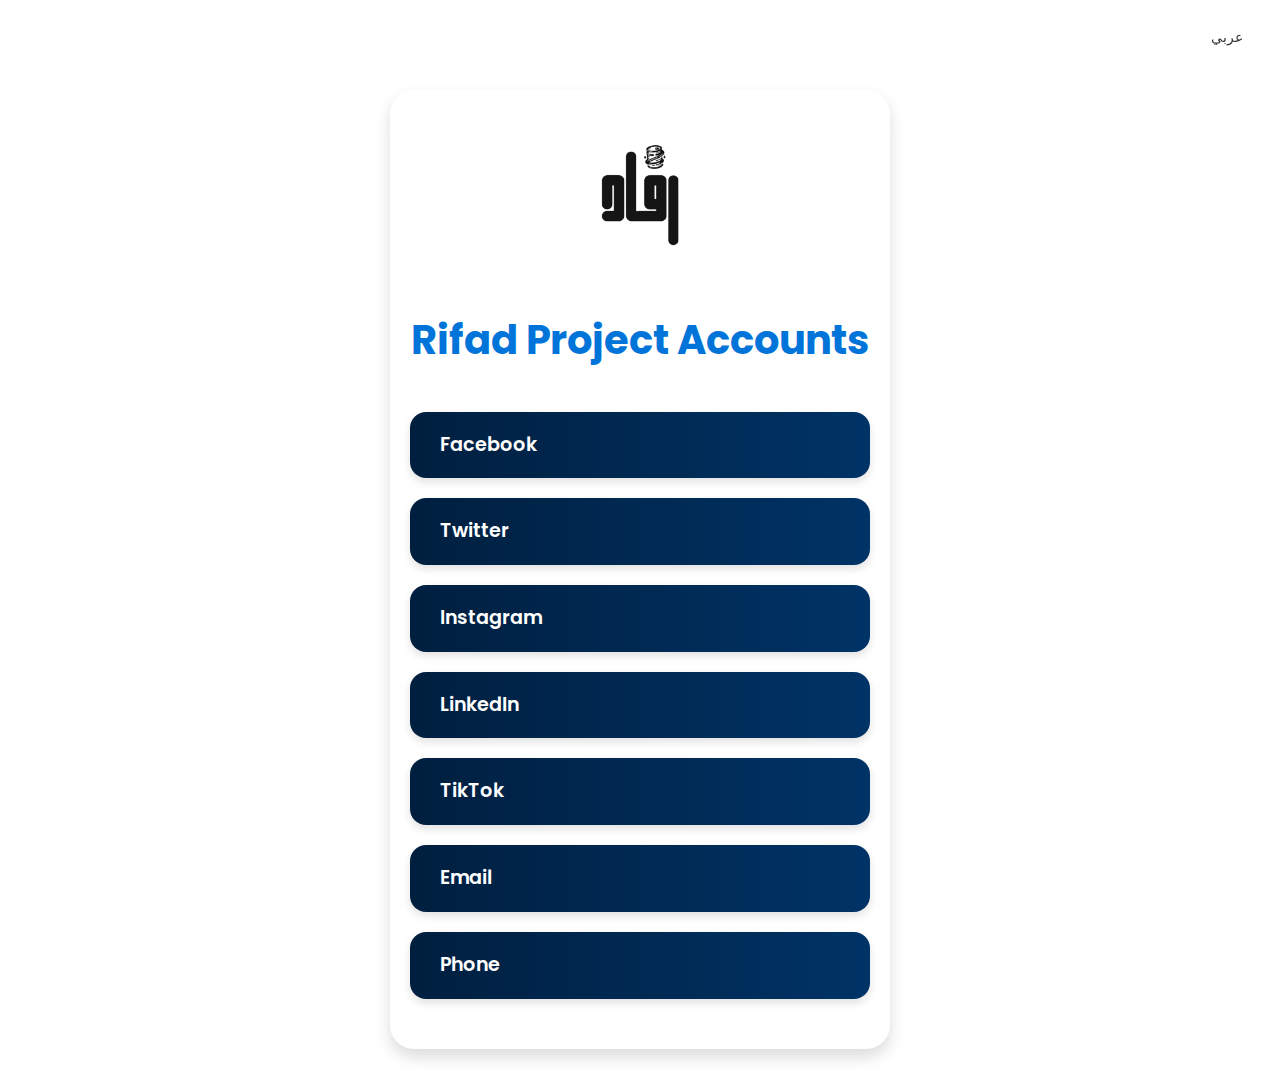
<file: links.html>
<!DOCTYPE html>
<html lang="en" dir="ltr">
<head>
    <meta charset="UTF-8">
    <meta name="viewport" content="width=device-width, initial-scale=1.0">
    <title data-en="Rifad Project - Links" data-ar="مشروع رفاد - الروابط">Rifad Project - Links</title>
    <link rel="stylesheet" href="https://cdnjs.cloudflare.com/ajax/libs/font-awesome/6.0.0/css/all.min.css">
    <link rel="stylesheet" href="css/styles.css">
    <link rel="stylesheet" href="https://fonts.googleapis.com/css2?family=Poppins:wght@300;400;500;600;700&display=swap">
    <link rel="stylesheet" href="https://fonts.googleapis.com/css2?family=Tajawal:wght@300;400;500;700&display=swap">
    <style>
        /* Basic styling for the links page */
        body {
            font-family: var(--font-en);
            background-color: var(--background-color);
            color: var(--text-color);
            margin: 0;
            padding: 40px 20px;
            min-height: 100vh;
            display: flex;
            flex-direction: column;
            align-items: center;
            transition: background-color 0.3s ease, color 0.3s ease;
            line-height: 1.6;
            overflow-x: hidden; /* Prevent horizontal scroll */
        }

        body.dark-mode {
            background-color: var(--dark-background);
            color: var(--dark-text);
        }

         body[dir="rtl"] {
            font-family: var(--font-ar);
            direction: rtl; /* Ensure RTL direction */
         }

        .container {
            text-align: center;
            max-width: 500px;
            width: 100%;
            margin-top: 50px; /* Increased top margin */
            padding: 30px 20px; /* Adjusted padding */
            background-color: var(--container-background-light); 
            border-radius: var(--radius-xl); /* Larger border radius */
            box-shadow: var(--shadow-lg); /* Stronger shadow */
            transition: background-color 0.3s ease, box-shadow 0.3s ease;
            position: relative; /* Needed for potential absolute positioning inside */
        }

         body.dark-mode .container {
             background-color: var(--container-background-dark); 
             box-shadow: var(--shadow-xl); /* Even stronger shadow in dark mode */
         }

        .logo {
            margin-bottom: 30px; /* Increased bottom margin */
        }

        .logo img {
            max-width: 150px; /* Larger logo */
            height: auto;
            transition: transform 0.3s ease;
        }
         .logo img:hover {
             transform: scale(1.05); /* Slight zoom on hover */
         }

        h1 {
            color: var(--accent-color);
            margin-bottom: 40px; /* Increased bottom margin */
            font-size: 2.5rem; /* Larger title */
            font-weight: 700; /* Bolder title */
             transition: color 0.3s ease;
        }
         body.dark-mode h1 {
             color: var(--dark-accent);
         }

        /* Link Button Styling */
        .link-button {
            display: flex;
            align-items: center;
            justify-content: flex-start; /* Align content to the start */
            gap: 20px; /* Increased gap between icon and text */
            background: linear-gradient(90deg, var(--primary-color), var(--secondary-color)); /* Gradient background */
            color: var(--light-text); 
            padding: 18px 30px; /* Increased padding */
            margin-bottom: 20px; /* Increased bottom margin */
            border-radius: var(--radius-lg); /* Larger border radius */
            text-decoration: none;
            font-size: 1.2rem; /* Slightly larger font size */
            font-weight: 600; /* Bolder text */
            transition: all 0.3s ease; /* Smooth transition for all properties */
            box-shadow: var(--shadow-md); /* Subtle shadow */
            width: 100%; /* Make buttons take full width of container */
        }

        .link-button i {
            font-size: 1.8rem; /* Larger icon size */
            color: var(--light-text); /* Icon color */
             transition: transform 0.3s ease;
        }

        .link-button:hover {
            background: linear-gradient(90deg, var(--secondary-color), var(--primary-color)); /* Reverse gradient on hover */
            transform: translateY(-5px); /* Lift button on hover */
            box-shadow: var(--shadow-lg); /* Larger shadow on hover */
        }
         
         .link-button:hover i {
             transform: scale(1.1); /* Slightly enlarge icon on hover */
         }

         body.dark-mode .link-button {
             background: linear-gradient(90deg, var(--dark-primary), var(--dark-secondary)); /* Dark mode gradient */
             color: var(--dark-text); 
              box-shadow: var(--shadow-md); /* Dark mode shadow */
         }

          body.dark-mode .link-button i {
              color: var(--dark-accent); /* Dark mode icon color */
          }

          body.dark-mode .link-button:hover {
             background: linear-gradient(90deg, var(--dark-secondary), var(--dark-primary)); /* Dark mode reverse gradient */
             color: var(--dark-accent); /* Dark mode hover text color */
             box-shadow: var(--shadow-lg); /* Dark mode hover shadow */
          }

         /* Language Toggle */
        .language-toggle-container {
            position: fixed;
            top: 20px;
            right: 20px;
            z-index: 1000;
        }

        .language-toggle {
             background: var(--glass-bg);
             border: 1px solid var(--glass-border);
             color: var(--text-color);
             padding: 0.5rem 1rem;
             border-radius: 4px;
             cursor: pointer;
             transition: all var(--transition-speed);
             font-size: 0.9rem;
             backdrop-filter: blur(5px);
             -webkit-backdrop-filter: blur(5px);
        }

        .language-toggle:hover {
            background: var(--accent-color);
            color: var(--light-text);
             border-color: var(--accent-color);
        }

        .language-toggle span { 
            display: none;
        }

        [lang="en"] .language-toggle .en,
        [lang="ar"] .language-toggle .ar {
            display: inline-block;
        }

        [lang="ar"] .language-toggle-container {
            right: auto;
            left: 20px;
        }

         /* RTL adjustments for link buttons */
         body[dir="rtl"] .link-button {
              justify-content: flex-end; /* Align content to the end in RTL */
         }

          body[dir="rtl"] .link-button i {
               /* No change needed, flex handles order */
          }
    </style>
</head>
<body class="light-mode">
    <div class="language-toggle-container">
        <button id="language-toggle" class="language-toggle" aria-label="Toggle language">
             <span class="en">عربي</span>
             <span class="ar">English</span>
         </button>
    </div>

    <div class="container">
        <div class="logo">
            <img src="images/logo.png" alt="Rifad Project Logo">
        </div>
        <h1 data-en="Rifad Project Accounts" data-ar="حسابات مشروع رفاد">Rifad Project Accounts</h1>

        <!-- Social Media Links -->
        <a href="https://www.facebook.com/rifadproject" class="link-button" data-en="Facebook" data-ar="فيسبوك">
            <i class="fab fa-facebook"></i>
            <span class="en">Facebook</span>
            <span class="ar">فيسبوك</span>
        </a>
        <a href="https://x.com/1_Rafad" class="link-button" data-en="Twitter" data-ar="تويتر">
            <i class="fab fa-twitter"></i>
            <span class="en">Twitter</span>
            <span class="ar">تويتر</span>
        </a>
        <a href="https://www.instagram.com/rifadproject" class="link-button" data-en="Instagram" data-ar="انستغرام">
            <i class="fab fa-instagram"></i>
            <span class="en">Instagram</span>
            <span class="ar">انستغرام</span>
        </a>
        <a href="https://www.linkedin.com/company/rifadproject" class="link-button" data-en="LinkedIn" data-ar="لينكد إن">
            <i class="fab fa-linkedin"></i>
            <span class="en">LinkedIn</span>
            <span class="ar">لينكد إن</span>
        </a>
        <!-- Add more links as needed -->
         <a href="https://www.tiktok.com/@rifadproject" class="link-button" data-en="TikTok" data-ar="تيك توك">
            <i class="fab fa-tiktok"></i>
            <span class="en">TikTok</span>
            <span class="ar">تيك توك</span>
        </a>
        <a href="mailto:info@rifadproject.com" class="link-button" data-en="Email" data-ar="البريد الإلكتروني">
            <i class="fas fa-envelope"></i>
            <span class="en">Email</span>
            <span class="ar">البريد الإلكتروني</span>
        </a>
        <a href="tel:+966500000000" class="link-button" data-en="Phone" data-ar="الهاتف">
            <i class="fas fa-phone"></i>
            <span class="en">Phone</span>
            <span class="ar">الهاتف</span>
        </a>

    </div>

     <script>
        const languageToggle = document.getElementById('language-toggle');
        const html = document.documentElement;

        // Function to update text content based on language
        function updateContent(lang) {
            document.querySelectorAll('[data-en], [data-ar]').forEach(element => {
                if (lang === 'en') {
                    element.textContent = element.getAttribute('data-en');
                } else if (lang === 'ar') {
                    element.textContent = element.getAttribute('data-ar');
                }
            });
             // Manually update the title tag content
            const titleElement = document.querySelector('head title');
            if (titleElement) {
                 if (lang === 'en') {
                    titleElement.textContent = titleElement.getAttribute('data-en');
                } else if (lang === 'ar') {
                    titleElement.textContent = titleElement.getAttribute('data-ar');
                }
            }

             // Update spans within link-buttons separately
            document.querySelectorAll('.link-button span').forEach(span => {
                 const parentButton = span.closest('.link-button');
                 if (parentButton) {
                     if (lang === 'en' && span.classList.contains('en')) {
                        span.style.display = 'inline';
                     } else if (lang === 'ar' && span.classList.contains('ar')) {
                         span.style.display = 'inline';
                     } else {
                         span.style.display = 'none';
                     }
                 }
             });


        }

        // Set initial language from html tag
        const initialLang = html.getAttribute('lang') || 'en';
        updateContent(initialLang);

        // Toggle language on button click
        languageToggle.addEventListener('click', () => {
            const currentLang = html.getAttribute('lang');
            const newLang = currentLang === 'en' ? 'ar' : 'en';
            html.setAttribute('lang', newLang);
            html.setAttribute('dir', newLang === 'ar' ? 'rtl' : 'ltr');
            updateContent(newLang);
        });

    </script>

</body>
</html>
</file>
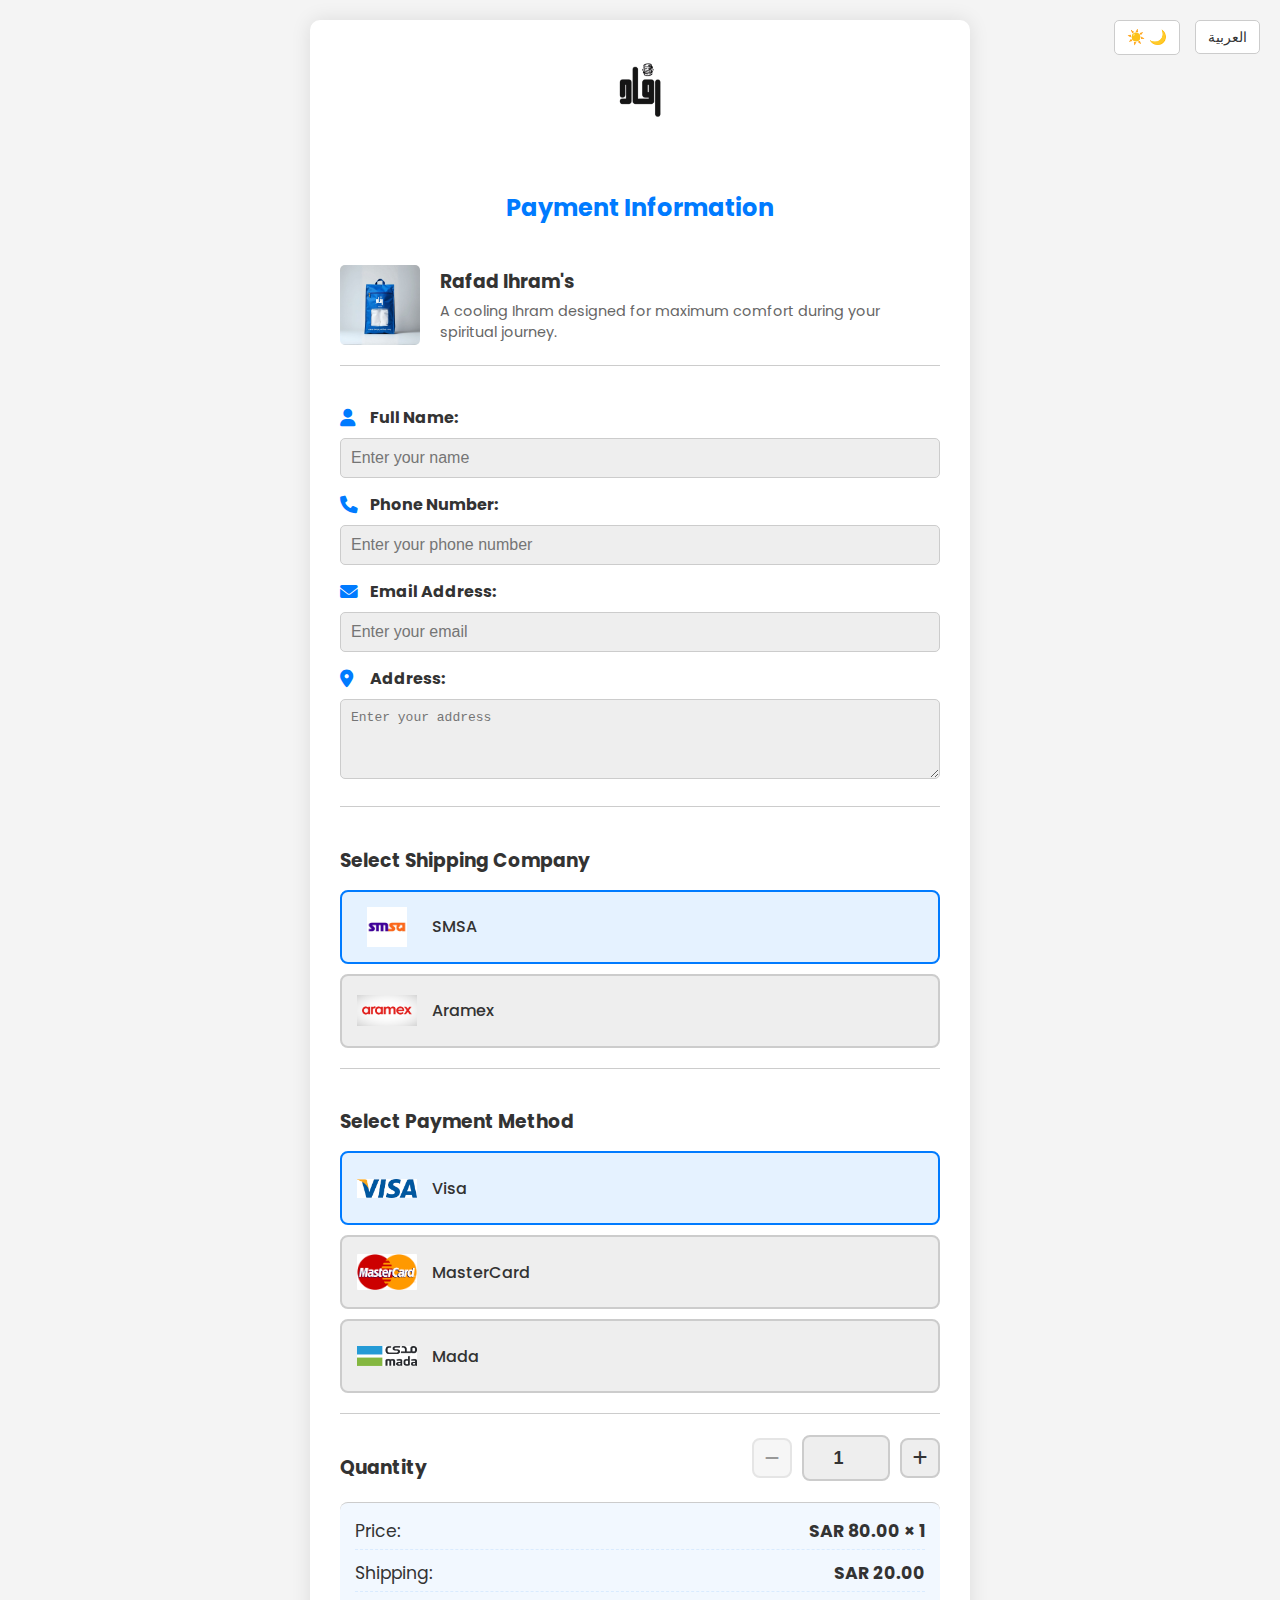
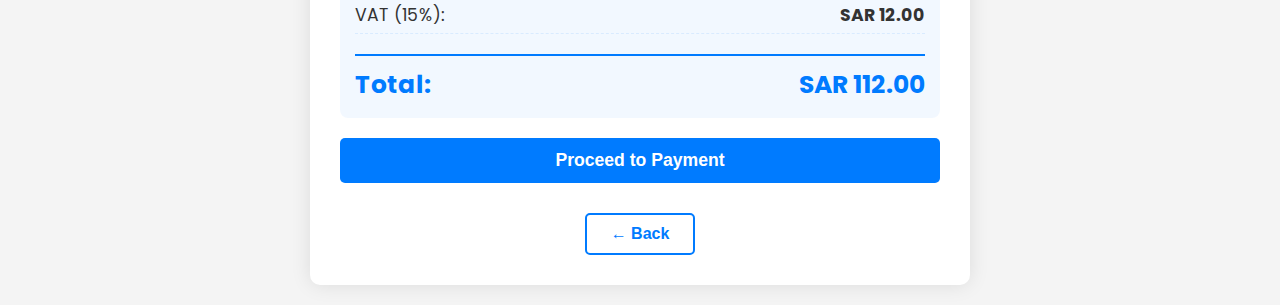
<file: payment.html>
<!DOCTYPE html>
<html lang="en" dir="ltr">

<head>
    <meta charset="UTF-8">
    <meta name="viewport" content="width=device-width, initial-scale=1.0">
    <meta name="description" content="Clothing Store Payment Form">
    <meta http-equiv="Cache-Control" content="no-cache, no-store, must-revalidate">
    <meta http-equiv="Pragma" content="no-cache">
    <meta http-equiv="Expires" content="0">
    <title data-en="Payment - Rafad Store" data-ar="الدفع - متجر رفاد">Payment - Rafad Store</title>
    <link rel="stylesheet"
        href="https://fonts.googleapis.com/css2?family=Poppins:wght@300;400;500;600;700&display=swap">
    <link rel="stylesheet" href="https://fonts.googleapis.com/css2?family=Tajawal:wght@300;400;500;700&display=swap">
    <link rel="stylesheet" href="https://cdnjs.cloudflare.com/ajax/libs/font-awesome/6.0.0/css/all.min.css">
    <style>
        /* Embedded CSS */
        :root {
            --background-color-light: #f4f4f4;
            --text-color-light: #333;
            --container-background-light: #ffffff;
            --border-color-light: #ccc;
            --input-background-light: #eee;
            --input-text-light: #333;
            --accent-color-light: #007bff;
            --shadow-color-light: rgba(0, 0, 0, 0.1);
            --button-background-light: #007bff;
            --button-text-light: #fff;

            --background-color-dark: #1a2b3c;
            --text-color-dark: #ffffff;
            --container-background-dark: #2a3b4c;
            --border-color-dark: #0a192f;
            --input-background-dark: #0a192f;
            --input-text-dark: #e6f1ff;
            --accent-color-dark: #64ffda;
            --shadow-color-dark: rgba(0, 0, 0, 0.5);
            --button-background-dark: #64ffda;
            --button-text-dark: #0a192f;

            /* Typography */
            --font-en: 'Poppins', sans-serif;
            --font-ar: 'Tajawal', sans-serif;
        }

        body {
            font-family: var(--font-en);
            background-color: var(--background-color-light);
            color: var(--text-color-light);
            margin: 0;
            padding: 20px;
            min-height: 100vh;
            display: flex;
            justify-content: center;
            align-items: flex-start;
            transition: background-color 0.3s ease, color 0.3s ease;
        }

        body.dark-mode {
            background-color: var(--background-color-dark);
            color: var(--text-color-dark);
        }

        body[dir="rtl"] {
            font-family: var(--font-ar);
        }

        .payment-container {
            background-color: var(--container-background-light);
            padding: 30px;
            border-radius: 10px;
            max-width: 600px;
            width: 100%;
            box-shadow: 0 0 20px var(--shadow-color-light);
            display: flex;
            flex-direction: column;
            gap: 20px;
            transition: background-color 0.3s ease, box-shadow 0.3s ease;
        }

        body.dark-mode .payment-container {
            background-color: var(--container-background-dark);
            box-shadow: 0 0 20px var(--shadow-color-dark);
        }

        .logo {
            display: flex;
            justify-content: center;
            margin-bottom: 20px;
        }

        .logo img {
            max-width: 80px;
            height: auto;
        }

        h2 {
            text-align: center;
            color: var(--accent-color-light);
            margin-bottom: 20px;
            transition: color 0.3s ease;
        }

        body.dark-mode h2 {
            color: var(--accent-color-dark);
        }

        .form-group {
            margin-bottom: 15px;
            position: relative;
        }

        .form-group label {
            display: block;
            margin-bottom: 8px;
            font-weight: bold;
            color: var(--text-color-light);
            position: relative;
            padding-left: 30px;
            line-height: 1.5;
            transition: color 0.3s ease;
        }

        body.dark-mode .form-group label {
            color: var(--text-color-dark);
        }

        .form-group label i {
            position: absolute;
            left: 0;
            top: 50%;
            transform: translateY(-50%);
            color: var(--accent-color-light);
            font-size: 1.1em;
            transition: color 0.3s ease;
        }

        body.dark-mode .form-group label i {
            color: var(--accent-color-dark);
        }

        [dir="rtl"] .form-group label {
            padding-left: 0;
            padding-right: 30px;
        }

        [dir="rtl"] .form-group label i {
            left: auto;
            right: 0;
        }

        .form-group input[type="text"],
        .form-group input[type="tel"],
        .form-group input[type="email"],
        .form-group textarea,
        .form-group select {
            width: 100%;
            padding: 10px;
            padding-left: 10px;
            /* Reset LTR padding */
            padding-right: 10px;
            /* Reset RTL padding */
            border: 1px solid var(--border-color-light);
            border-radius: 5px;
            background-color: var(--input-background-light);
            color: var(--input-text-light);
            font-size: 1em;
            box-sizing: border-box;
            transition: border-color 0.3s ease, background-color 0.3s ease, color 0.3s ease;
        }

        body.dark-mode .form-group input[type="text"],
        body.dark-mode .form-group input[type="tel"],
        body.dark-mode .form-group input[type="email"],
        body.dark-mode .form-group textarea,
        body.dark-mode .form-group select {
            border: 1px solid var(--border-color-dark);
            background-color: var(--input-background-dark);
            color: var(--input-text-dark);
        }

        .form-group textarea {
            resize: vertical;
            min-height: 80px;
        }

        .product-summary {
            display: flex;
            gap: 20px;
            align-items: center;
            margin-bottom: 20px;
            padding-bottom: 20px;
            border-bottom: 1px solid var(--border-color-light);
            transition: border-color 0.3s ease;
        }

        body.dark-mode .product-summary {
            border-bottom: 1px solid var(--border-color-dark);
        }

        .product-summary img {
            max-width: 80px;
            height: auto;
            border-radius: 5px;
        }

        .product-details {
            flex-grow: 1;
        }

        .product-details h3 {
            margin: 0 0 5px 0;
            color: var(--text-color-light);
            transition: color 0.3s ease;
        }

        body.dark-mode .product-details h3 {
            color: var(--text-color-dark);
        }

        .product-details p {
            margin: 0;
            font-size: 0.9em;
            color: #666;
            transition: color 0.3s ease;
        }

        body.dark-mode .product-details p {
            color: #aaa;
        }

        [dir="rtl"] .product-summary {
            flex-direction: row-reverse;
        }

        [dir="rtl"] .product-details h3,
        [dir="rtl"] .product-details p {
            text-align: right;
        }

        .payment-methods {
            margin-top: 20px;
            padding-top: 20px;
            border-top: 1px solid var(--border-color-light);
            transition: border-color 0.3s ease;
        }

        body.dark-mode .payment-methods {
            border-top: 1px solid var(--border-color-dark);
        }

        .payment-methods h3 {
            margin-bottom: 15px;
            color: var(--text-color-light);
            transition: color 0.3s ease;
        }

        body.dark-mode .payment-methods h3 {
            color: var(--text-color-dark);
        }

        .payment-method {
            display: flex;
            align-items: center;
            padding: 15px;
            margin-bottom: 10px;
            border: 2px solid var(--border-color-light);
            border-radius: 8px;
            cursor: pointer;
            transition: all 0.3s ease;
            background-color: var(--input-background-light);
        }

        body.dark-mode .payment-method {
            border-color: var(--border-color-dark);
            background-color: var(--input-background-dark);
        }

        .payment-method:hover {
            border-color: var(--accent-color-light);
            transform: translateY(-2px);
            box-shadow: 0 4px 8px rgba(0, 0, 0, 0.1);
        }

        body.dark-mode .payment-method:hover {
            border-color: var(--accent-color-dark);
            box-shadow: 0 4px 8px rgba(0, 0, 0, 0.3);
        }

        .payment-method.selected {
            border-color: var(--accent-color-light);
            background-color: rgba(0, 123, 255, 0.1);
        }

        body.dark-mode .payment-method.selected {
            border-color: var(--accent-color-dark);
            background-color: rgba(100, 255, 218, 0.1);
        }

        .payment-method .payment-icon {
            width: 60px;
            height: 40px;
            object-fit: contain;
            margin-right: 15px;
            border-radius: 4px;
        }

        [dir="rtl"] .payment-method .payment-icon {
            margin-right: 0;
            margin-left: 15px;
        }

        .payment-method span {
            font-weight: 500;
            color: var(--text-color-light);
            transition: color 0.3s ease;
        }

        body.dark-mode .payment-method span {
            color: var(--text-color-dark);
        }

        .payment-method .en,
        .payment-method .ar {
            display: none;
        }

        [lang="en"] .payment-method .en,
        [lang="ar"] .payment-method .ar {
            display: inline;
        }

        .total-cost {
            margin-top: 20px;
            padding-top: 20px;
            border-top: 1px solid var(--border-color-light);
            padding: 15px;
            border-radius: 8px;
            background-color: rgba(0, 123, 255, 0.05);
            /* Subtle background */
            font-size: 1.2em;
            font-weight: bold;
            color: var(--accent-color-light);
            text-align: right;
            transition: border-color 0.3s ease, color 0.3s ease;
            display: flex;
            flex-direction: column;
            gap: 10px;
            /* Space between cost items */
        }

        body.dark-mode .total-cost {
            border-top: 1px solid var(--border-color-dark);
            color: var(--accent-color-dark);
            background-color: rgba(100, 255, 218, 0.05);
            /* Subtle background in dark mode */
        }

        [dir="rtl"] .total-cost {
            text-align: left;
        }

        .total-cost .cost-item {
            display: flex;
            justify-content: space-between;
            align-items: center;
            font-size: 0.9em;
            /* Smaller font for individual items */
            font-weight: normal;
            /* Reset font-weight from parent */
            padding-bottom: 5px;
            /* Space below each item */
            border-bottom: 1px dashed rgba(0, 123, 255, 0.1);
            /* Subtle separator */
        }

        body.dark-mode .total-cost .cost-item {
            border-bottom: 1px dashed rgba(100, 255, 218, 0.1);
            /* Subtle separator in dark mode */
        }

        .total-cost .cost-item:last-child {
            border-bottom: none;
            /* No border on the last item before total */
            padding-bottom: 0;
        }

        .total-cost .cost-label {
            color: var(--text-color-light);
            /* Label color */
        }

        body.dark-mode .total-cost .cost-label {
            color: var(--text-color-dark);
            /* Label color in dark mode */
        }

        .total-cost .cost-value {
            color: var(--text-color-light);
            /* Value color */
            font-weight: bold;
        }

        body.dark-mode .total-cost .cost-value {
            color: var(--text-color-dark);
            /* Value color in dark mode */
        }

        .total-cost .cost-total {
            display: flex;
            justify-content: space-between;
            align-items: center;
            font-size: 1.3em;
            /* Larger font for total */
            font-weight: bold;
            margin-top: 10px;
            /* Space above total */
            padding-top: 10px;
            /* Padding above total */
            border-top: 2px solid var(--accent-color-light);
            /* Thicker border above total */
        }

        body.dark-mode .total-cost .cost-total {
            border-top: 2px solid var(--accent-color-dark);
            /* Thicker border above total in dark mode */
        }

        .total-cost .total-label {
            color: var(--accent-color-light);
            /* Accent color for total label */
        }

        body.dark-mode .total-cost .total-label {
            color: var(--accent-color-dark);
            /* Accent color for total label in dark mode */
        }

        .total-cost .total-amount {
            color: var(--accent-color-light);
            /* Accent color for total amount */
        }

        body.dark-mode .total-cost .total-amount {
            color: var(--accent-color-dark);
            /* Accent color for total amount in dark mode */
        }

        [dir="rtl"] .total-cost .cost-item,
        [dir="rtl"] .total-cost .cost-total {
            flex-direction: row-reverse;
            /* Reverse order for RTL */
        }

        [dir="rtl"] .total-cost .cost-label,
        [dir="rtl"] .total-cost .cost-value,
        [dir="rtl"] .total-cost .total-label,
        [dir="rtl"] .total-cost .total-amount {
            text-align: unset;
            /* Prevent text-align from interfering with flex layout */
        }

        .pay-button {
            display: block;
            width: 100%;
            padding: 12px;
            border: none;
            border-radius: 5px;
            background-color: var(--button-background-light);
            color: var(--button-text-light);
            font-size: 1.1em;
            font-weight: bold;
            cursor: pointer;
            transition: background-color 0.3s ease, color 0.3s ease;
            margin-top: 20px;
        }

        body.dark-mode .pay-button {
            background-color: var(--button-background-dark);
            color: var(--button-text-dark);
        }

        .pay-button:hover {
            opacity: 0.9;
        }

        .language-toggle,
        .theme-toggle {
            position: absolute;
            top: 20px;
            background-color: var(--container-background-light);
            color: var(--text-color-light);
            border: 1px solid var(--border-color-light);
            padding: 8px 12px;
            border-radius: 5px;
            cursor: pointer;
            font-size: 0.9em;
            z-index: 10;
            transition: background-color 0.3s ease, color 0.3s ease, border-color 0.3s ease;
        }

        body.dark-mode .language-toggle,
        body.dark-mode .theme-toggle {
            background-color: var(--container-background-dark);
            color: var(--text-color-dark);
            border: 1px solid var(--border-color-dark);
        }

        .language-toggle {
            right: 20px;
        }

        .theme-toggle {
            right: 100px;
            /* Adjust position relative to language toggle */
        }

        [dir="rtl"] .language-toggle {
            right: auto;
            left: 20px;
        }

        [dir="rtl"] .theme-toggle {
            right: auto;
            left: 100px;
            /* Adjust position for RTL */
        }

        /* Language specific classes */
        .en,
        .ar {
            display: none;
        }

        html[lang="en"] .en {
            display: inline;
        }

        html[lang="ar"] .ar {
            display: inline;
        }

        /* Success Message */
        .success-message {
            display: none;
            /* Hidden by default */
            text-align: center;
            padding: 30px;
            border-radius: 10px;
            background-color: #d4edda;
            color: #155724;
            border: 1px solid #c3e6cb;
            margin-top: 20px;
        }

        body.dark-mode .success-message {
            background-color: #1a3632;
            color: #64ffda;
            border-color: #3a5a52;
        }

        .success-message h2 {
            color: #155724;
            margin-top: 0;
        }

        body.dark-mode .success-message h2 {
            color: #64ffda;
        }

        /* Responsive adjustments */
        @media (max-width: 480px) {
            .payment-container {
                padding: 20px;
            }

            body {
                padding: 10px;
            }

            .language-toggle,
            .theme-toggle {
                top: 10px;
                padding: 6px 10px;
            }

            .language-toggle {
                right: 10px;
            }

            .theme-toggle {
                right: 80px;
            }

            [dir="rtl"] .language-toggle {
                left: 10px;
                right: auto;
            }

            [dir="rtl"] .theme-toggle {
                left: 80px;
                right: auto;
            }
        }

        .payment-page .payment-method .payment-icon {
            width: 40px;
            height: 25px;
            object-fit: contain;
            margin-right: 10px;
        }

        .shipping-companies {
            margin-top: 20px;
            padding-top: 20px;
            border-top: 1px solid var(--border-color-light);
            transition: border-color 0.3s ease;
        }

        body.dark-mode .shipping-companies {
            border-top: 1px solid var(--border-color-dark);
        }

        .shipping-companies h3 {
            margin-bottom: 15px;
            color: var(--text-color-light);
            transition: color 0.3s ease;
        }

        body.dark-mode .shipping-companies h3 {
            color: var(--text-color-dark);
        }

        .shipping-company {
            display: flex;
            align-items: center;
            padding: 15px;
            margin-bottom: 10px;
            border: 2px solid var(--border-color-light);
            border-radius: 8px;
            cursor: pointer;
            transition: all 0.3s ease;
            background-color: var(--input-background-light);
        }

        body.dark-mode .shipping-company {
            border-color: var(--border-color-dark);
            background-color: var(--input-background-dark);
        }

        .shipping-company:hover {
            border-color: var(--accent-color-light);
            transform: translateY(-2px);
            box-shadow: 0 4px 8px rgba(0, 0, 0, 0.1);
        }

        body.dark-mode .shipping-company:hover {
            border-color: var(--accent-color-dark);
            box-shadow: 0 4px 8px rgba(0, 0, 0, 0.3);
        }

        .shipping-company.selected {
            border-color: var(--accent-color-light);
            background-color: rgba(0, 123, 255, 0.1);
        }

        body.dark-mode .shipping-company.selected {
            border-color: var(--accent-color-dark);
            background-color: rgba(100, 255, 218, 0.1);
        }

        .shipping-company .shipping-icon {
            width: 60px;
            height: 40px;
            object-fit: contain;
            margin-right: 15px;
            border-radius: 4px;
        }

        .shipping-company span {
            font-weight: 500;
            color: var(--text-color-light);
            transition: color 0.3s ease;
        }

        body.dark-mode .shipping-company span {
            color: var(--text-color-dark);
        }

        .shipping-company .en,
        .shipping-company .ar {
            display: none;
        }

        [lang="en"] .shipping-company .en,
        [lang="ar"] .shipping-company .ar {
            display: inline;
        }

        .quantity-selector {
            margin-top: 20px;
            padding-top: 20px;
            border-top: 1px solid var(--border-color-light);
            transition: border-color 0.3s ease;
        }

        body.dark-mode .quantity-selector {
            border-top: 1px solid var(--border-color-dark);
        }

        .quantity-header {
            display: flex;
            align-items: center;
            justify-content: space-between;
            gap: 20px;
        }

        .quantity-selector h3 {
            margin-bottom: 0;
            color: var(--text-color-light);
            transition: color 0.3s ease;
            white-space: nowrap;
        }

        body.dark-mode .quantity-selector h3 {
            color: var(--text-color-dark);
        }

        .quantity-controls {
            display: flex;
            align-items: center;
            gap: 10px;
        }

        .quantity-btn {
            width: 40px;
            height: 40px;
            border: 2px solid var(--border-color-light);
            border-radius: 8px;
            background-color: var(--input-background-light);
            color: var(--text-color-light);
            cursor: pointer;
            transition: all 0.3s ease;
            display: flex;
            align-items: center;
            justify-content: center;
            font-size: 16px;
        }

        body.dark-mode .quantity-btn {
            border-color: var(--border-color-dark);
            background-color: var(--input-background-dark);
            color: var(--text-color-dark);
        }

        .quantity-btn:hover {
            border-color: var(--accent-color-light);
            background-color: var(--accent-color-light);
            color: white;
            transform: translateY(-2px);
            box-shadow: 0 4px 8px rgba(0, 0, 0, 0.1);
        }

        body.dark-mode .quantity-btn:hover {
            border-color: var(--accent-color-dark);
            background-color: var(--accent-color-dark);
            color: var(--dark-background);
            box-shadow: 0 4px 8px rgba(0, 0, 0, 0.3);
        }

        .quantity-btn:disabled {
            opacity: 0.5;
            cursor: not-allowed;
            transform: none;
            box-shadow: none;
        }

        .quantity-btn:disabled:hover {
            border-color: var(--border-color-light);
            background-color: var(--input-background-light);
            color: var(--text-color-light);
        }

        body.dark-mode .quantity-btn:disabled {
            border-color: var(--border-color-dark);
            background-color: var(--input-background-dark);
            color: var(--text-color-dark);
        }

        #quantity {
            width: 80px;
            height: 40px;
            text-align: center;
            border: 2px solid var(--border-color-light);
            border-radius: 8px;
            background-color: var(--input-background-light);
            color: var(--text-color-light);
            font-size: 18px;
            font-weight: 600;
            cursor: default;
        }

        body.dark-mode #quantity {
            border-color: var(--border-color-dark);
            background-color: var(--input-background-dark);
            color: var(--text-color-dark);
        }

        #quantity:focus {
            outline: none;
            border-color: var(--accent-color-light);
        }

        body.dark-mode #quantity:focus {
            border-color: var(--accent-color-dark);
        }

        .back-button {
            margin-top: 10px;
            background: transparent;
            color: var(--accent-color-light);
            border: 2px solid var(--accent-color-light);
            padding: 10px 24px;
            border-radius: 5px;
            font-size: 1em;
            font-weight: bold;
            cursor: pointer;
            transition: background 0.3s, color 0.3s;
            display: block;
            width: fit-content;
            margin-left: auto;
            margin-right: auto;
        }

        body.dark-mode .back-button {
            color: var(--accent-color-dark);
            border-color: var(--accent-color-dark);
        }
    </style>
</head>

<body class="light-mode">

    <div class="payment-container">
        <div class="logo">
            <img src="images/logo.png" alt="Rafad Project Logo">
        </div>
        <h2>
            <span class="en">Payment Information</span>
            <span class="ar">معلومات الدفع</span>
        </h2>

        <div class="product-summary">
            <img src="images/rifad.png" alt="Rafad Ihram's">
            <div class="product-details">
                <h3 data-product-name></h3>
                <p data-product-description>
                    <span class="en">A cooling Ihram designed for maximum comfort during your spiritual journey.</span>
                    <span class="ar">إحرام مبرد مصمم لأقصى درجات الراحة خلال رحلتك الروحية.</span>
                </p>
            </div>
        </div>

        <form id="paymentForm" novalidate>
            <div class="form-group">
                <label for="name"><i class="fas fa-user"></i> <span class="en">Full Name</span><span class="ar">الاسم
                        الكامل</span>:</label>
                <input type="text" id="name" required>
            </div>
            <div class="form-group">
                <label for="phone"><i class="fas fa-phone"></i> <span class="en">Phone Number</span><span class="ar">رقم
                        الهاتف</span>:</label>
                <input type="tel" id="phone" required pattern="[0-9]{10,}">
            </div>
            <div class="form-group">
                <label for="email"><i class="fas fa-envelope"></i> <span class="en">Email Address</span><span
                        class="ar">عنوان البريد الإلكتروني</span>:</label>
                <input type="email" id="email" required>
            </div>
            <div class="form-group">
                <label for="address"><i class="fas fa-map-marker-alt"></i> <span class="en">Address</span><span
                        class="ar">العنوان</span>:</label>
                <textarea id="address" required></textarea>
            </div>

            <div class="shipping-companies">
                <h3><span class="en">Select Shipping Company</span><span class="ar">اختر شركة الشحن</span></h3>
                <div class="shipping-company" data-company="smsa">
                    <img src="images/smsa.jpg" alt="SMSA" class="shipping-icon">
                    <span class="en">SMSA</span><span class="ar">سمسا</span>
                </div>
                <div class="shipping-company" data-company="aramex">
                    <img src="images/aramex.png" alt="Aramex" class="shipping-icon">
                    <span class="en">Aramex</span><span class="ar">أرامكس</span>
                </div>
            </div>

            <div class="payment-methods">
                <h3><span class="en">Select Payment Method</span><span class="ar">اختر طريقة الدفع</span></h3>
                <div class="payment-method" data-method="visa">
                    <img src="images/visa.png" alt="Visa" class="payment-icon">
                    <span class="en">Visa</span><span class="ar">فيزا</span>
                </div>
                <div class="payment-method" data-method="mastercard">
                    <img src="images/mastercard.png" alt="MasterCard" class="payment-icon">
                    <span class="en">MasterCard</span><span class="ar">ماستركارد</span>
                </div>
                <div class="payment-method" data-method="mada">
                    <img src="images/mada.png" alt="Mada" class="payment-icon">
                    <span class="en">Mada</span><span class="ar">مدى</span>
                </div>
                <!-- Add more payment methods as needed -->
            </div>

            <div class="quantity-selector">
                <div class="quantity-header">
                    <h3><span class="en">Quantity</span><span class="ar">الكمية</span></h3>
                    <div class="quantity-controls">
                        <button type="button" class="quantity-btn minus" onclick="changeQuantity(-1)">
                            <i class="fas fa-minus"></i>
                        </button>
                        <input type="number" id="quantity" value="1" min="1" max="10" readonly>
                        <button type="button" class="quantity-btn plus" onclick="changeQuantity(1)">
                            <i class="fas fa-plus"></i>
                        </button>
                    </div>
                </div>
                <div id="business-min-note" style="display:none; color:#e67e22; font-size:0.95em; margin-top:8px;">
                    <span class="en">Minimum quantity for business orders is 100.</span>
                    <span class="ar">الحد الأدنى للكمية لطلبات الأعمال هو 100.</span>
                </div>
            </div>

            <div class="total-cost">
                <span class="total-label"><span class="en">Total Cost</span><span class="ar">التكلفة
                        الإجمالية</span></span>: <span id="totalAmount"></span>
            </div>

            <button type="submit" class="pay-button" aria-label="Proceed to Payment">
                <span class="en">Proceed to Payment</span>
                <span class="ar">المتابعة للدفع</span>
            </button>
        </form>

        <button type="button" class="back-button" onclick="history.back()">
            <span class="en">&#8592; Back</span>
            <span class="ar">&#8592; رجوع</span>
        </button>

        <div id="successMessage" class="success-message">
            <h2 class="success-title"><span class="en">Payment Successful!</span><span class="ar">تم الدفع بنجاح!</span>
            </h2>
            <p><span class="en">Thank you for your purchase. Your order has been placed.</span><span class="ar">شكراً لك
                    على مشترياتك. تم تقديم طلبك بنجاح.</span></p>
        </div>

    </div>

    <button class="language-toggle" id="language-toggle" aria-label="Toggle language">
        <span class="en">العربية</span>
        <span class="ar">English</span>
    </button>

    <button class="theme-toggle" id="theme-toggle" aria-label="Toggle theme">
        <span class="light-icon">☀️</span>
        <span class="dark-icon">🌙</span>
    </button>

    <script>
        // Embedded JavaScript

        // Product prices and names based on type
        const PRODUCT_INFO = {
            ihram: {
                name: { en: "Rafad Ihram's", ar: "إحرام رفاد" },
                price: 80,
                image: "images/rifad.png",
                description: {
                    en: "A cooling Ihram designed for maximum comfort during your spiritual journey.",
                    ar: "إحرام مبرد مصمم لأقصى درجات الراحة خلال رحلتك الروحية."
                }
            },
            package: {
                name: { en: "Rafad Package's", ar: "حزمة رفاد" },
                price: 100,
                image: "images/rifad with belt.png",
                description: {
                    en: "Complete package including cooling Ihram with a convenient belt for secure wearing.",
                    ar: "حزمة كاملة تشمل إحرام مبرد مع حزام مريح للارتداء الآمن."
                }
            },
            vest: {
                name: { en: "Rafad Cooling Vest", ar: "سترة رفاد المبردة" },
                price: 60,
                image: "images/vest.png",
                description: {
                    en: "Smart cooling solution for operational teams and workers in hot environments.",
                    ar: "حل تبريد ذكي للكوادر التشغيلية والعاملين في البيئات الحارة."
                }
            }
        };

        let selectedProductType = 'ihram'; // Default or determined from URL

        // Function to get price based on user type
        function getProductPrice(productType) {
            const userType = localStorage.getItem('userType') || 'individual';
            const prices = {
                individual: {
                    ihram: 80,
                    package: 100,
                    vest: 60
                },
                business: {
                    ihram: 80,
                    package: 100,
                    vest: 70
                }
            };
            return prices[userType][productType] || PRODUCT_INFO[productType].price;
        }

        // Localized cost labels
        const COST_LABELS = {
            price: { en: "Price", ar: "السعر" },
            shipping: { en: "Shipping", ar: "الشحن" },
            vat: { en: "VAT", ar: "ضريبة القيمة المضافة" },
            total: { en: "Total", ar: "الإجمالي" }
        };

        // Function to update text content based on current language
        function updateTextContent() {
            const lang = document.documentElement.lang;

            // Toggle visibility of language-specific spans
            document.querySelectorAll('.en, .ar').forEach(el => {
                if (el.classList.contains(lang)) {
                    el.style.display = ''; // Or 'inline', 'block', etc.
                } else {
                    el.style.display = 'none';
                }
            });

            // Update placeholder texts for inputs and textarea
            document.querySelectorAll('#paymentForm input, #paymentForm textarea').forEach(input => {
                const enPlaceholder = {
                    'name': 'Enter your name',
                    'phone': 'Enter your phone number',
                    'email': 'Enter your email',
                    'address': 'Enter your address'
                };
                const arPlaceholder = {
                    'name': 'أدخل اسمك',
                    'phone': 'أدخل رقم هاتفك',
                    'email': 'أدخل بريدك الإلكتروني',
                    'address': 'أدخل عنوانك'
                };
                const placeholderText = lang === 'en' ? enPlaceholder[input.id] : arPlaceholder[input.id];
                if (placeholderText) {
                    input.placeholder = placeholderText;
                }
            });

            updateProductDetails(); // Update product name and total cost
            updatePaymentMethodText(); // Update payment method text
            updateShippingCompanyText(); // Update shipping company text
        }

        // Function to update the displayed product details and total cost
        function updateProductDetails() {
            const productInfo = PRODUCT_INFO[selectedProductType];
            const productNameElement = document.querySelector('.product-details h3[data-product-name]');
            const productImageElement = document.querySelector('.product-summary img');
            const productDescriptionElement = document.querySelector('[data-product-description]');
            const totalCostDiv = document.querySelector('.total-cost');
            const lang = document.documentElement.lang;

            if (productInfo) {
                // Update product name
                productNameElement.textContent = productInfo.name[lang] || productInfo.name.en; // Fallback to English

                // Update product image
                if (productImageElement && productInfo.image) {
                    productImageElement.src = productInfo.image;
                    productImageElement.alt = productInfo.name[lang] || productInfo.name.en;
                }

                // Update product description
                if (productDescriptionElement && productInfo.description) {
                    const enSpan = productDescriptionElement.querySelector('.en');
                    const arSpan = productDescriptionElement.querySelector('.ar');
                    if (enSpan) enSpan.textContent = productInfo.description.en;
                    if (arSpan) arSpan.textContent = productInfo.description.ar;
                }

                // Update total cost
                const price = getProductPrice(selectedProductType);
                const quantity = parseInt(document.getElementById('quantity').value) || 1;
                const subtotal = price * quantity;
                const shippingCost = 20; // Fixed shipping cost in SAR
                const vatRate = 0.15; // 15% VAT rate
                const vatAmount = subtotal * vatRate;
                const total = subtotal + shippingCost + vatAmount;

                // Construct the HTML for the cost breakdown
                let costBreakdownHTML = `
                     <div class="cost-item">
                         <span class="cost-label">${COST_LABELS.price[lang] || COST_LABELS.price.en}:</span>
                         <span class="cost-value">${lang === 'en' ? `SAR ${price.toFixed(2)}` : `${price.toFixed(2)} ريال`} × ${quantity}</span>
                     </div>
                     <div class="cost-item">
                         <span class="cost-label">${COST_LABELS.shipping[lang] || COST_LABELS.shipping.en}:</span>
                         <span class="cost-value">${lang === 'en' ? `SAR ${shippingCost.toFixed(2)}` : `${shippingCost.toFixed(2)} ريال`}</span>
                     </div>
                     <div class="cost-item">
                         <span class="cost-label">${COST_LABELS.vat[lang] || COST_LABELS.vat.en} (${(vatRate * 100).toFixed(0)}%):</span>
                         <span class="cost-value">${lang === 'en' ? `SAR ${vatAmount.toFixed(2)}` : `${vatAmount.toFixed(2)} ريال`}</span>
                     </div>
                     <div class="cost-total">
                         <span class="total-label">${COST_LABELS.total[lang] || COST_LABELS.total.en}:</span>
                         <span class="total-amount">${lang === 'en' ? `SAR ${total.toFixed(2)}` : `${total.toFixed(2)} ريال`}</span>
                     </div>
                 `;

                totalCostDiv.innerHTML = costBreakdownHTML;

            } else {
                // Handle case where product type is not found
                productNameElement.textContent = lang === 'en' ? 'Product Not Found' : 'المنتج غير موجود';
                totalCostDiv.innerHTML = ''; // Clear the total cost section
            }
        }

        // Function to update payment method text
        function updatePaymentMethodText() {
            const lang = document.documentElement.lang;
            document.querySelectorAll('.payment-method').forEach(methodEl => {
                methodEl.querySelectorAll('.en, .ar').forEach(span => {
                    if (span.classList.contains(lang)) {
                        span.style.display = '';
                    } else {
                        span.style.display = 'none';
                    }
                });
            });
        }

        // Function to update shipping company text
        function updateShippingCompanyText() {
            const lang = document.documentElement.lang;
            document.querySelectorAll('.shipping-company').forEach(companyEl => {
                companyEl.querySelectorAll('.en, .ar').forEach(span => {
                    if (span.classList.contains(lang)) {
                        span.style.display = '';
                    } else {
                        span.style.display = 'none';
                    }
                });
            });
        }

        // Language toggle functionality
        document.getElementById('language-toggle').addEventListener('click', function () {
            const html = document.documentElement;
            const currentLang = html.lang;
            const newLang = currentLang === 'en' ? 'ar' : 'en';
            const newDir = newLang === 'ar' ? 'rtl' : 'ltr';

            html.lang = newLang;
            html.dir = newDir;

            updateTextContent(); // Update all text after changing language
        });

        // Theme toggle functionality
        document.getElementById('theme-toggle').addEventListener('click', function () {
            const body = document.body;
            body.classList.toggle('dark-mode');
            // Optionally save theme preference to localStorage
            const currentTheme = body.classList.contains('dark-mode') ? 'dark' : 'light';
            localStorage.setItem('theme', currentTheme);
        });

        // Payment method selection
        document.querySelectorAll('.payment-method').forEach(methodEl => {
            methodEl.addEventListener('click', function () {
                // Remove 'selected' class from all payment methods
                document.querySelectorAll('.payment-method').forEach(el => el.classList.remove('selected'));
                // Add 'selected' class to the clicked payment method
                this.classList.add('selected');
            });
        });

        // Shipping company selection
        document.querySelectorAll('.shipping-company').forEach(companyEl => {
            companyEl.addEventListener('click', function () {
                // Remove 'selected' class from all shipping companies
                document.querySelectorAll('.shipping-company').forEach(el => el.classList.remove('selected'));
                // Add 'selected' class to the clicked shipping company
                this.classList.add('selected');
            });
        });

        // Form submission and success message
        document.getElementById('paymentForm').addEventListener('submit', function (event) {
            event.preventDefault(); // Prevent actual form submission

            const form = event.target;

            // Basic form validation
            if (!form.checkValidity()) {
                // If form is invalid, the browser will show default validation messages
                return;
            }

            // Check if a payment method is selected
            if (!document.querySelector('.payment-method.selected')) {
                alert(document.documentElement.lang === 'en' ? 'Please select a payment method.' : 'الرجاء اختيار طريقة الدفع.');
                return;
            }

            // Check if a shipping company is selected
            if (!document.querySelector('.shipping-company.selected')) {
                alert(document.documentElement.lang === 'en' ? 'Please select a shipping company.' : 'الرجاء اختيار شركة الشحن.');
                return;
            }

            // Simulate payment processing (replace with actual payment gateway integration)
            console.log('Processing payment...');
            console.log('Product:', selectedProductType);
            console.log('Quantity:', document.getElementById('quantity').value);
            console.log('Shipping Company:', document.querySelector('.shipping-company.selected')?.dataset.company);
            console.log('Payment Method:', document.querySelector('.payment-method.selected')?.dataset.method);

            // Hide the form and show the success message
            form.style.display = 'none';
            document.getElementById('successMessage').style.display = 'block';

            // Hide product summary and payment methods after success
            document.querySelector('.product-summary').style.display = 'none';
            document.querySelector('.payment-methods').style.display = 'none';
            document.querySelector('.shipping-companies').style.display = 'none';
            document.querySelector('.quantity-selector').style.display = 'none';
            document.querySelector('.total-cost').style.display = 'none';

            // Optionally, redirect or provide further actions after a delay
            // setTimeout(() => { /* redirect or clear form */ }, 5000);
        });

        // Initial setup on page load
        document.addEventListener('DOMContentLoaded', function () {
            // Set initial language and direction
            const initialLang = document.documentElement.lang || 'en'; // Default to English
            document.documentElement.dir = initialLang === 'ar' ? 'rtl' : 'ltr';

            // Get product type from URL
            const urlParams = new URLSearchParams(window.location.search);
            const type = urlParams.get('type');
            if (type && PRODUCT_INFO[type]) {
                selectedProductType = type;
            } else {
                // Default or handle error if type is not valid
                selectedProductType = 'ihram'; // Fallback
                console.warn('Invalid or missing product type in URL, defaulting to ihram.');
            }

            // Apply initial language texts and placeholders, which also updates product details
            updateTextContent();

            // Set initial dark mode based on localStorage or system preference
            const savedTheme = localStorage.getItem('theme');
            if (savedTheme === 'dark' || (!savedTheme && window.matchMedia('(prefers-color-scheme: dark)').matches)) {
                document.body.classList.add('dark-mode');
            } else {
                document.body.classList.remove('dark-mode');
            }

            // Update placeholders initially
            document.querySelectorAll('#paymentForm input, #paymentForm textarea').forEach(input => {
                const enPlaceholder = {
                    'name': 'Enter your name',
                    'phone': 'Enter your phone number',
                    'email': 'Enter your email',
                    'address': 'Enter your address'
                };
                const arPlaceholder = {
                    'name': 'أدخل اسمك',
                    'phone': 'أدخل رقم هاتفك',
                    'email': 'أدخل بريدك الإلكتروني',
                    'address': 'أدخل عنوانك'
                };
                const placeholderText = initialLang === 'en' ? enPlaceholder[input.id] : arPlaceholder[input.id];
                if (placeholderText) {
                    input.placeholder = placeholderText;
                }
            });

            // Select the first payment method by default (optional)
            const firstPaymentMethod = document.querySelector('.payment-method');
            if (firstPaymentMethod) {
                firstPaymentMethod.classList.add('selected');
            }

            // Select the first shipping company by default (optional)
            const firstShippingCompany = document.querySelector('.shipping-company');
            if (firstShippingCompany) {
                firstShippingCompany.classList.add('selected');
            }

            // Initialize quantity buttons
            updateQuantityButtons();

            // Update quantity input attributes based on user type
            updateQuantityInput();

            // Update product details after setting quantity
            updateProductDetails();
        });

        // Function to get quantity limits based on user type
        function getQuantityLimits() {
            const userType = localStorage.getItem('userType') || 'individual';
            return userType === 'business' ? { min: 100, max: 500 } : { min: 1, max: 10 };
        }

        // Function to change quantity
        function changeQuantity(change) {
            const quantityInput = document.getElementById('quantity');
            const currentQuantity = parseInt(quantityInput.value);
            const newQuantity = currentQuantity + change;
            const limits = getQuantityLimits();

            // Ensure quantity stays within bounds based on user type
            if (newQuantity >= limits.min && newQuantity <= limits.max) {
                quantityInput.value = newQuantity;
                updateProductDetails(); // Recalculate total with new quantity
                updateQuantityButtons(); // Update button states
            }
        }

        // Function to update quantity button states
        function updateQuantityButtons() {
            const quantity = parseInt(document.getElementById('quantity').value);
            const limits = getQuantityLimits();
            const minusBtn = document.querySelector('.quantity-btn.minus');
            const plusBtn = document.querySelector('.quantity-btn.plus');

            // Disable minus button if quantity is at minimum
            minusBtn.disabled = quantity <= limits.min;

            // Disable plus button if quantity is at maximum
            plusBtn.disabled = quantity >= limits.max;
        }

        // Function to update quantity input attributes based on user type
        function updateQuantityInput() {
            const quantityInput = document.getElementById('quantity');
            const limits = getQuantityLimits();

            // Update min, max, and value attributes
            quantityInput.min = limits.min;
            quantityInput.max = limits.max;

            // Set initial value to minimum for business users
            if (limits.min > 1) {
                quantityInput.value = limits.min;
            }
        }

        // Show business minimum note if userType is business
        function updateBusinessMinNote() {
            const userType = localStorage.getItem('userType') || 'individual';
            const note = document.getElementById('business-min-note');
            if (note) {
                note.style.display = (userType === 'business') ? '' : 'none';
            }
        }
        document.addEventListener('DOMContentLoaded', updateBusinessMinNote);

    </script>

</body>

</html>
</file>
<file: css/styles.css>
:root {
        /* Light Mode Colors */
        --primary-color: #001F3F;
        --secondary-color: #003366;
        --accent-color: #0074D9;
        --background-color: #FFFFFF;
        --text-color: #333333;
        --light-text: #FFFFFF;
        --light-gray: #F5F5F5;
        
        /* Dark Mode Colors */
        --dark-primary: #0A192F;
        --dark-secondary: #112240;
        --dark-accent: #64FFDA;
        --dark-background: #020C1B;
        --dark-text: #E6F1FF;
        
        /* Typography */
        --font-en: 'Poppins', sans-serif;
        --font-ar: 'Tajawal', sans-serif;
        
        /* Enhanced Gradients */
        --gradient-primary: linear-gradient(135deg, var(--gradient-start), var(--gradient-end));
        --gradient-hover: linear-gradient(135deg, var(--gradient-end), var(--gradient-start));
        --gradient-text: linear-gradient(135deg, var(--accent-color), var(--secondary-color));
        
        /* Enhanced Shadows */
        --shadow-sm: 0 2px 4px rgba(0, 0, 0, 0.1);
        --shadow-md: 0 4px 8px rgba(0, 0, 0, 0.12);
        --shadow-lg: 0 8px 16px rgba(0, 0, 0, 0.14);
        --shadow-hover: 0 12px 24px rgba(0, 0, 0, 0.16);
        
        /* Enhanced Transitions */
        --transition-fast: 0.2s ease;
        --transition-normal: 0.3s ease;
        --transition-slow: 0.5s ease;
        
        /* Enhanced Border Radius */
        --radius-sm: 4px;
        --radius-md: 8px;
        --radius-lg: 16px;
        --radius-xl: 24px;
        
        /* Enhanced Spacing */
        --spacing-xxs: 0.125rem;
        --spacing-xs: 0.25rem;
        --spacing-sm: 0.5rem;
        --spacing-md: 1rem;
        --spacing-lg: 2rem;
        --spacing-xl: 4rem;
        --spacing-xxl: 8rem;

        /* Glassmorphism */
        --glass-bg: rgba(255, 255, 255, 0.1);
        --glass-border: rgba(255, 255, 255, 0.2);
        --glass-shadow: 0 8px 32px 0 rgba(31, 38, 135, 0.37);

        /* Card Styles */
        --card-background: rgba(255, 255, 255, 0.9);
        --border-color: rgba(0, 31, 63, 0.1);
        --shadow-color: rgba(0, 0, 0, 0.1);
        --transition-speed: 0.3s;

        /* Animations */
        --animation-bounce: cubic-bezier(0.68, -0.55, 0.265, 1.55);

        /* Modern Design System */
        --gradient-start: #001F3F;
        --gradient-end: #0074D9;
    }

    /* Enhanced Base Styles */
    * {
        margin: 0;
        padding: 0;
        box-sizing: border-box;
        -webkit-font-smoothing: antialiased;
        -moz-osx-font-smoothing: grayscale;
    }

    body {
        font-family: var(--font-en);
        background-color: var(--background-color);
        color: var(--text-color);
        transition: background-color var(--transition-normal), color var(--transition-normal);
        line-height: 1.6;
        overflow-x: hidden;
        scroll-behavior: smooth;
    }

    body[dir="rtl"] {
        font-family: var(--font-ar);
    }

    /* Dark Mode */
    body.dark-mode {
        --background-color: var(--dark-background);
        --text-color: var(--dark-text);
        --primary-color: var(--dark-primary);
        --secondary-color: var(--dark-secondary);
        --accent-color: var(--dark-accent);
        --glass-bg: rgba(18, 31, 61, 0.3);
        --glass-border: rgba(255, 255, 255, 0.1);
        --card-background: var(--dark-card-background);
        --border-color: var(--dark-border-color);
        --shadow-color: var(--dark-shadow-color);
        --gradient-start: var(--dark-gradient-start);
        --gradient-end: var(--dark-gradient-end);
    }

    /* Logo Visibility based on Theme */
    .logo-light,
    .logo-dark {
        display: none; /* Hide both by default */
    }

    .light-mode .logo-dark {
        display: block; /* Show dark logo in light mode */
    }

    .dark-mode .logo-light {
        display: block; /* Show light logo in dark mode */
    }

    /* Adjust size if needed */
    .logo .logo-light,
    .logo .logo-dark {
        max-width: 80px; /* Maintain consistent size */
        height: auto;
    }

    /* Loading Screen */
    .loading {
        position: fixed;
        top: 0;
        left: 0;
        width: 100%;
        height: 100%;
        background-color: var(--primary-color);
        display: flex;
        flex-direction: column;
        justify-content: center;
        align-items: center;
        z-index: 9999;
        transition: opacity var(--transition-normal);
    }

    .loading.hidden {
        opacity: 0;
        pointer-events: none;
    }

    .loading-spinner {
        width: 50px;
        height: 50px;
        border: 3px solid var(--border-color);
        border-top-color: var(--accent-color);
        border-radius: 50%;
        animation: spin 1s linear infinite;
        position: relative;
    }

    .loading-spinner::after {
        content: '';
        position: absolute;
        top: -3px;
        left: -3px;
        right: -3px;
        bottom: -3px;
        border: 3px solid transparent;
        border-top-color: var(--accent-color);
        border-radius: 50%;
        animation: spin 2s linear infinite;
    }

    .loading-text {
        color: var(--light-text);
        margin-top: var(--spacing-md);
        font-size: 1.2rem;
        opacity: 0;
        animation: fadeIn 0.5s ease-out 0.3s forwards;
    }

    /* Scroll Progress Bar */
    .scroll-progress {
        position: fixed;
        top: 0;
        left: 0;
        width: 0;
        height: 3px;
        background: linear-gradient(90deg, var(--gradient-start), var(--gradient-end));
        z-index: 1000;
        transition: width 0.1s ease;
    }

    /* Header & Navigation */
    header {
        position: fixed;
        top: 0;
        width: 100%;
        background: var(--glass-bg);
        backdrop-filter: blur(10px);
        -webkit-backdrop-filter: blur(10px);
        border-bottom: 1px solid var(--glass-border);
        z-index: 1000;
    }

    nav {
        display: flex;
        justify-content: space-between;
        align-items: center;
        padding: 1rem 5%;
        max-width: 1400px;
        margin: 0 auto;
    }

    .logo img {
        height: 40px;
        transition: transform var(--transition-speed);
    }

    .logo img:hover {
        transform: scale(1.05);
    }

    .nav-links {
        display: flex;
        gap: 2rem;
    }

    .nav-links a {
        color: var(--text-color);
        text-decoration: none;
        font-weight: 500;
        transition: color var(--transition-speed);
        position: relative;
        padding: 0.5rem 0;
    }

    .nav-links a::after {
        content: '';
        position: absolute;
        bottom: 0;
        left: 0;
        width: 0;
        height: 2px;
        background-color: var(--accent-color);
        transition: width var(--transition-speed);
    }

    .nav-links a:hover::after {
        width: 100%;
    }

    .nav-controls {
        display: flex;
        align-items: center;
        gap: 1rem;
        margin-left: 1rem;
    }

    /* Hero Section */
    .hero {
        min-height: 100vh;
        display: flex;
        flex-direction: column;
        justify-content: center;
        align-items: center;
        text-align: center;
        background: linear-gradient(rgba(0, 31, 63, 0.7), rgba(0, 31, 63, 0.7)),
                    url('../images/hero-bg.jpg') center/cover fixed;
        color: var(--light-text);
        padding: 0 5%;
        position: relative;
    }

    .hero::before {
        content: '';
        position: absolute;
        top: 0;
        left: 0;
        right: 0;
        bottom: 0;
        background: linear-gradient(135deg, var(--gradient-start), var(--gradient-end));
        opacity: 0.1;
        z-index: -1;
        animation: gradient-shift 8s ease infinite;
    }

    .hero-content {
        max-width: 1200px;
        margin: 0 auto;
        display: grid;
        grid-template-columns: 1fr 1fr;
        gap: 4rem;
        align-items: center;
    }

    .hero-text {
        text-align: left;
    }

    .hero h1 {
        font-size: 3.5rem;
        margin-bottom: 1rem;
        animation: fadeInUp 1s ease-out;
    }

    .hero p {
        font-size: 1.5rem;
        margin-bottom: 2rem;
        animation: fadeInUp 1s ease-out 0.3s;
        opacity: 0;
        animation-fill-mode: forwards;
    }

    .hero-buttons {
        display: flex;
        gap: 1rem;
        margin-top: 2rem;
    }

    .hero-stats {
        display: grid;
        grid-template-columns: repeat(auto-fit, minmax(250px, 1fr));
        gap: var(--spacing-lg);
        margin-top: var(--spacing-xl);
    }

    .stat-card {
        background: var(--glass-bg);
        backdrop-filter: blur(10px);
        padding: var(--spacing-lg);
        border-radius: 15px;
        border: 1px solid var(--glass-border);
        transition: transform var(--transition-normal);
    }

    .stat-card:hover {
        transform: translateY(-10px);
    }

    .stat-card i {
        font-size: 2.5rem;
        color: var(--accent-color);
        margin-bottom: var(--spacing-md);
    }

    .hero-scroll-indicator {
        position: absolute;
        bottom: 2rem;
        left: 50%;
        transform: translateX(-50%);
        display: flex;
        flex-direction: column;
        align-items: center;
        gap: 0.5rem;
        opacity: 0;
        animation: fadeIn 1s ease-out 1.5s forwards;
    }

    .hero-scroll-indicator i {
        animation: bounce 2s infinite;
    }

    /* Product Section */
    .product {
        padding: var(--spacing-xl) var(--spacing-md);
        background-color: var(--background-color);
        position: relative;
        overflow: hidden;
    }

    .product::before {
        content: '';
        position: absolute;
        top: 0;
        left: 0;
        width: 100%;
        height: 100%;
        background: linear-gradient(135deg, var(--glass-bg), transparent);
        opacity: 0.5;
        z-index: 0;
    }

    .product .section-header,
    .product-showcase {
        position: relative;
        z-index: 1;
    }

    .product-showcase {
        display: grid;
        grid-template-columns: 1fr 1fr;
        gap: var(--spacing-xl);
        align-items: center;
        max-width: 1200px;
        margin: 3rem auto 0;
    }

    .product-image-container {
        position: relative;
        overflow: hidden;
        border-radius: var(--border-radius-lg);
        box-shadow: var(--glass-shadow);
        transition: transform var(--transition-normal), box-shadow var(--transition-normal);
    }

    .product-image-container:hover {
        transform: translateY(-10px);
        box-shadow: 0 15px 45px rgba(31, 38, 135, 0.4);
    }

    .product-image {
        position: relative;
        padding-top: 100%;
    }

    .product-image img {
        position: absolute;
        top: 0;
        left: 0;
        width: 100%;
        height: 100%;
        object-fit: cover;
        transition: transform var(--transition-normal);
    }

    .product-image:hover img {
        transform: scale(1.05);
    }

    .product-overlay {
        position: absolute;
        top: 1rem;
        right: 1rem;
        z-index: 2;
    }

    .zoom-button {
        background: var(--glass-bg);
        border: none;
        color: var(--light-text);
        width: 45px;
        height: 45px;
        border-radius: 50%;
        cursor: pointer;
        transition: all var(--transition-speed);
        backdrop-filter: blur(10px);
        -webkit-backdrop-filter: blur(10px);
        display: flex;
        align-items: center;
        justify-content: center;
    }

    .zoom-button:hover {
        background-color: var(--accent-color);
        transform: scale(1.1);
    }

    .zoom-button i {
        font-size: 1.2rem;
    }

    .product-features {
        display: grid;
        gap: var(--spacing-lg);
    }

    .feature-card {
        display: flex;
        align-items: center;
        padding: var(--spacing-lg);
        gap: var(--spacing-lg);
        transition: all var(--transition-normal);
    }

    .feature-card:hover {
        transform: translateX(10px);
    }

    [dir="rtl"] .feature-card:hover {
        transform: translateX(-10px);
    }

    .feature-icon {
        background: var(--glass-bg);
        width: 60px;
        height: 60px;
        border-radius: 50%;
        display: flex;
        align-items: center;
        justify-content: center;
        flex-shrink: 0;
        transition: all var(--transition-normal);
    }

    .feature-card:hover .feature-icon {
        background: var(--accent-color);
        transform: rotate(360deg);
    }

    .feature-icon i {
        font-size: 1.8rem;
        color: var(--accent-color);
        transition: all var(--transition-normal);
    }

    .feature-card:hover .feature-icon i {
        color: var(--light-text);
    }

    .feature-content {
        flex: 1;
    }

    .feature-content h3 {
        color: var(--text-color);
        font-size: 1.4rem;
        margin-bottom: 0.5rem;
    }

    .feature-content p {
        color: var(--text-color);
        opacity: 0.9;
        line-height: 1.6;
    }

    /* Dark Mode Adjustments */
    .dark-mode .product::before {
        background: linear-gradient(135deg, rgba(18, 31, 61, 0.3), transparent);
    }

    .dark-mode .feature-card {
        background: rgba(18, 31, 61, 0.3);
    }

    /* Responsive Adjustments */
    @media (max-width: 1024px) {
        .product-showcase {
            grid-template-columns: 1fr;
            gap: 3rem;
        }

        .product-image-container {
            max-width: 600px;
            margin: 0 auto;
        }

        .feature-card:hover {
            transform: translateY(-5px);
        }

        [dir="rtl"] .feature-card:hover {
            transform: translateY(-5px);
        }
    }

    @media (max-width: 768px) {
        .feature-card {
            flex-direction: column;
            align-items: center;
            text-align: center;
            padding: 1.5rem;
        }

        .feature-icon {
            margin-bottom: 1rem;
        }
    }

    /* Footer */
    footer {
        background-color: var(--primary-color);
        color: var(--light-text);
        padding: var(--spacing-xl);
        text-align: center; /* Center text content including copyright */
    }

    .footer-content {
        display: flex; /* Use flexbox for centering */
        justify-content: center; /* Center items horizontally */
        align-items: center; /* Center items vertically if needed */
        max-width: 1200px;
        margin: 0 auto var(--spacing-md) auto; /* Add some margin below the logo */
        padding: var(--spacing-md) 0; /* Add padding around the logo */
    }

    .footer-logo img {
        max-width: 150px;
        height: auto; /* Ensure aspect ratio is maintained */
        display: block; /* Make img a block element for centering within flex item */
        margin: 0 auto; /* Center the image itself if needed */
    }

    .copyright {
         margin-top: var(--spacing-md);
         font-size: 0.9rem;
         opacity: 0.8;
    }

    .footer-links {
        display: grid;
        grid-template-columns: repeat(auto-fit, minmax(150px, 1fr));
        gap: var(--spacing-lg);
    }

    .link-group h3 {
        color: var(--accent-color);
        margin-bottom: var(--spacing-md);
    }

    .link-group a {
        color: white;
        text-decoration: none;
        display: block;
        margin-bottom: var(--spacing-sm);
        transition: color var(--transition-fast);
    }

    .link-group a:hover {
        color: var(--accent-color);
    }

    .social-icons {
        display: flex;
        gap: var(--spacing-md);
        margin-bottom: var(--spacing-lg);
    }

    .social-icon {
        color: white;
        font-size: 1.5rem;
        transition: color var(--transition-fast);
    }

    .social-icon:hover {
        color: var(--accent-color);
    }

    .newsletter-form {
        display: flex;
        gap: var(--spacing-sm);
    }

    .newsletter-form input {
        flex: 1;
        padding: var(--spacing-sm);
        border: none;
        border-radius: var(--border-radius-sm);
    }

    .newsletter-form button {
        background: var(--accent-color);
        color: var(--primary-color);
        border: none;
        padding: var(--spacing-sm) var(--spacing-md);
        border-radius: var(--border-radius-sm);
        cursor: pointer;
        transition: transform var(--transition-fast);
    }

    .newsletter-form button:hover {
        transform: translateY(-2px);
    }

    /* Modal */
    .modal {
        display: none;
        position: fixed;
        top: 0;
        left: 0;
        width: 100%;
        height: 100%;
        background-color: rgba(0, 0, 0, 0.8);
        z-index: 2000;
        justify-content: center;
        align-items: center;
    }

    .modal.active {
        display: flex;
    }

    .modal-content {
        position: relative;
        width: 90%;
        max-width: 800px;
        background-color: var(--background-color);
        border-radius: 15px;
        padding: 2rem;
    }

    .close-modal {
        position: absolute;
        top: 1rem;
        right: 1rem;
        background: none;
        border: none;
        color: var(--text-color);
        font-size: 2rem;
        cursor: pointer;
        transition: color var(--transition-speed);
    }

    .close-modal:hover {
        color: var(--accent-color);
    }

    .video-container {
        position: relative;
        padding-bottom: 56.25%;
        height: 0;
        overflow: hidden;
    }

    .video-container iframe {
        position: absolute;
        top: 0;
        left: 0;
        width: 100%;
        height: 100%;
        border: none;
    }

    /* Animations */
    @keyframes fadeIn {
        from {
            opacity: 0;
        }
        to {
            opacity: 1;
        }
    }

    @keyframes fadeInUp {
        from {
            opacity: 0;
            transform: translateY(20px);
        }
        to {
            opacity: 1;
            transform: translateY(0);
        }
    }

    @keyframes spin {
        to {
            transform: rotate(360deg);
        }
    }

    @keyframes bounce {
        0%, 20%, 50%, 80%, 100% {
            transform: translateY(0);
        }
        40% {
            transform: translateY(-10px);
        }
        60% {
            transform: translateY(-5px);
        }
    }

    @keyframes gradient-shift {
        0% {
            background-position: 0% 50%;
        }
        50% {
            background-position: 100% 50%;
        }
        100% {
            background-position: 0% 50%;
        }
    }

    /* Responsive Design */
    @media (max-width: 1024px) {
        .hero-content,
        .product-showcase {
            grid-template-columns: 1fr;
            gap: 2rem;
        }

        .hero-text {
            text-align: center;
        }

        .hero-buttons {
            justify-content: center;
        }
    }

    @media (max-width: 768px) {
        .nav-links {
            display: none;
        }

        .hero h1 {
            font-size: 2.5rem;
        }

        .hero p {
            font-size: 1.2rem;
        }

        .hero-stats {
            grid-template-columns: 1fr;
        }

        .footer-content {
            grid-template-columns: 1fr;
        }
    }

    /* Print Styles */
    @media print {
        .loading,
        .nav-controls,
        .social-links,
        .modal {
            display: none;
        }

        body {
            background-color: white;
            color: black;
        }

        nav {
            position: static;
            background-color: white;
        }

        .hero {
            height: auto;
            background: none;
            color: black;
        }
    }

    /* Accessibility */
    @media (prefers-reduced-motion: reduce) {
        * {
            animation: none !important;
            transition: none !important;
        }
    }

    /* RTL Support */
    [dir="rtl"] .nav-links,
    [dir="rtl"] .footer-links {
        flex-direction: row-reverse;
    }

    [dir="rtl"] .contact-form {
        text-align: right;
    }

    [dir="rtl"] .form-group i {
        right: auto;
        left: var(--spacing-md);
    }

    [dir="rtl"] .contact-form input,
    [dir="rtl"] .contact-form select,
    [dir="rtl"] .contact-form textarea {
        padding-right: 1rem;
        padding-left: 3rem;
    }

    [dir="rtl"] .hero-buttons,
    [dir="rtl"] .social-icons {
        flex-direction: row-reverse;
    }

    [dir="rtl"] .newsletter-form {
        flex-direction: row-reverse;
    }

    [dir="rtl"] .product-features {
        padding-right: 0;
        padding-left: 2rem;
    }

    [dir="rtl"] .feature {
        flex-direction: row-reverse;
    }

    [dir="rtl"] .feature i {
        margin-right: 0;
        margin-left: 1rem;
    }

    [dir="rtl"] .info-card {
        text-align: right;
    }

    [dir="rtl"] .info-card i {
        margin-right: 0;
        margin-left: 1rem;
    }

    [dir="rtl"] .link-group {
        text-align: right;
    }

    [dir="rtl"] .link-group a {
        text-align: right;
    }

    [dir="rtl"] .social-group {
        text-align: right;
    }

    [dir="rtl"] .newsletter-form input {
        margin-right: 0;
        margin-left: 0.5rem;
    }

    /* Language-specific navigation */
    .nav-links a {
        display: none;
    }

    .nav-links a.en,
    .nav-links a.ar {
        display: inline-block;
    }

    /* Language-specific footer */
    .footer-links .link-group {
        display: none;
    }

    .footer-links .link-group.en,
    .footer-links .link-group.ar {
        display: block;
    }

    .social-links .social-group {
        display: none;
    }

    .social-links .social-group.en,
    .social-links .social-group.ar {
        display: block;
    }

    /* Loading text */
    .loading-text {
        display: none;
    }

    .loading-text.en,
    .loading-text.ar {
        display: block;
    }

    /* Copyright text */
    .copyright p {
        display: none;
    }

    .copyright p.en,
    .copyright p.ar {
        display: block;
    }

    /* Content Containers */
    .content-container {
        opacity: 0;
        display: none;
        transition: opacity 0.5s ease;
    }

    .content-container.en,
    .content-container.ar {
        display: none; /* Initial state */
    }

    /* Language-specific elements */
    .en, .ar {
        display: none;
    }

    /* Navigation links */
    .nav-links a.en,
    .nav-links a.ar {
        display: none;
    }

    /* Footer groups */
    .footer-links .link-group.en,
    .footer-links .link-group.ar,
    .social-links .social-group.en,
    .social-links .social-group.ar {
        display: none;
    }

    /* Loading text */
    .loading-text.en,
    .loading-text.ar {
        display: none;
    }

    /* Copyright text */
    .copyright p.en,
    .copyright p.ar {
        display: none;
    }

    /* Language-based display rules */
    [lang="en"] .en,
    [lang="ar"] .ar {
        display: block;
    }

    [lang="en"] .nav-links a.en,
    [lang="ar"] .nav-links a.ar {
        display: inline-block;
    }

    [lang="en"] .content-container.en,
    [lang="ar"] .content-container.ar {
        display: block;
        opacity: 1;
    }

    /* Language toggle button */
    .language-toggle span {
        display: none;
    }

    [lang="en"] .language-toggle .en,
    [lang="ar"] .language-toggle .ar {
        display: inline-block;
    }

    /* Language-specific styles */
    [lang="ar"] {
        font-family: var(--font-ar);
        direction: rtl;
    }

    [lang="en"] {
        font-family: var(--font-en);
        direction: ltr;
    }

    /* RTL-specific adjustments */
    [lang="ar"] .nav-links,
    [lang="ar"] .hero-content,
    [lang="ar"] .product-features,
    [lang="ar"] .goals-grid,
    [lang="ar"] .audience-grid,
    [lang="ar"] .contact-container,
    [lang="ar"] .footer-content {
        direction: rtl;
    }

    [lang="ar"] .nav-links a::after {
        right: 0;
        left: auto;
    }

    [lang="ar"] .form-group i {
        right: 1rem;
        left: auto;
    }

    /* Language toggle button */
    .language-toggle {
        background: var(--glass-bg);
        border: 1px solid var(--glass-border);
        color: var(--text-color);
        padding: 0.5rem 1rem;
        border-radius: 4px;
        cursor: pointer;
        transition: all var(--transition-speed);
    }

    .language-toggle:hover {
        background: var(--accent-color);
        color: var(--light-text);
    }

    .language-toggle span {
        display: none;
    }

    [lang="en"] .language-toggle .en,
    [lang="ar"] .language-toggle .ar {
        display: inline-block;
    }

    /* Section Headers */
    .section-header {
        text-align: center;
        margin-bottom: var(--spacing-xl);
    }

    .gradient-text {
        background: linear-gradient(135deg, var(--gradient-start), var(--gradient-end));
        -webkit-background-clip: text;
        background-clip: text;
        -webkit-text-fill-color: transparent;
        font-size: 2.5rem;
        margin-bottom: var(--spacing-md);
    }

    /* Ensure gradient text is visible in dark mode with a solid color */
    body.dark-mode .gradient-text {
        -webkit-text-fill-color: var(--dark-accent);
        color: var(--dark-accent); /* Fallback */
        background: none; /* Remove gradient background in dark mode */
    }

    .section-divider {
        width: 100px;
        height: 3px;
        background: linear-gradient(90deg, var(--gradient-start), var(--gradient-end));
        margin: var(--spacing-md) auto;
        border-radius: 2px;
    }

    /* Enhanced Glass Card Effect */
    .glass-card, .product-summary, .form-section, .order-summary, .success-content {
        background: var(--glass-bg);
        color: var(--text-color);
        box-shadow: var(--glass-shadow);
        border: 1px solid var(--glass-border);
    }

    .product-summary *, .form-section *, .order-summary *, .success-content * {
        color: var(--text-color);
    }

    /* Only override for payment page */
    .payment-page .glass-card,
    .payment-page .product-summary,
    .payment-page .form-section,
    .payment-page .order-summary,
    .payment-page .success-content {
        background: #fff;
        color: #222;
        box-shadow: 0 8px 32px 0 rgba(31, 38, 135, 0.10);
        border: none;
    }

    .payment-page .product-summary *,
    .payment-page .form-section *,
    .payment-page .order-summary *,
    .payment-page .success-content * {
        color: #222;
    }

    .glass-card:hover {
        transform: translateY(-5px);
        box-shadow: var(--shadow-hover);
        border-color: rgba(255, 255, 255, 0.3);
    }

    .glass-card i {
        font-size: 2.5rem;
        color: var(--accent-color);
        margin-bottom: var(--spacing-md);
    }

    .hero-scroll-indicator {
        position: absolute;
        bottom: 2rem;
        left: 50%;
        transform: translateX(-50%);
        display: flex;
        flex-direction: column;
        align-items: center;
        gap: 0.5rem;
        opacity: 0;
        animation: fadeIn 1s ease-out 1.5s forwards;
    }

    .hero-scroll-indicator i {
        animation: bounce 2s infinite;
    }

    /* Product Grid */
    .product-grid {
        display: grid;
        grid-template-columns: repeat(auto-fit, minmax(300px, 1fr));
        gap: var(--spacing-xl);
        max-width: 1200px;
        margin: 0 auto;
        padding: var(--spacing-xl) var(--spacing-md);
    }

    .product-card {
        position: relative;
        overflow: hidden;
        border-radius: var(--radius-lg);
        transition: all var(--transition-normal);
    }

    .product-card::before {
        content: '';
        position: absolute;
        top: 0;
        left: 0;
        width: 100%;
        height: 100%;
        background: linear-gradient(
            to bottom,
            transparent 0%,
            rgba(0, 0, 0, 0.2) 100%
        );
        opacity: 0;
        transition: opacity var(--transition-normal);
    }

    .product-card:hover::before {
        opacity: 1;
    }

    .product-image {
        position: relative;
        overflow: hidden;
        padding-top: 100%;
    }

    .product-image img {
        position: absolute;
        top: 0;
        left: 0;
        width: 100%;
        height: 100%;
        object-fit: cover;
        transition: transform var(--transition-normal);
    }

    .product-card:hover .product-image img {
        transform: scale(1.1);
    }

    .product-details {
        padding: var(--spacing-lg);
        flex: 1;
        display: flex;
        flex-direction: column;
    }

    .product-details h3 {
        color: var(--text-color);
        font-size: 1.5rem;
        margin-bottom: var(--spacing-sm);
    }

    .features {
        list-style: none;
        margin: var(--spacing-md) 0;
        padding: 0;
    }

    .features li {
        display: flex;
        align-items: center;
        gap: var(--spacing-sm);
        margin-bottom: var(--spacing-sm);
        color: var(--text-color);
        opacity: 0.9;
    }

    .features i {
        color: var(--accent-color);
    }

    .price {
        font-size: 1.8rem;
        font-weight: 700;
        color: var(--accent-color);
        margin: var(--spacing-md) 0;
    }

    .buy-button {
        display: inline-block;
        background: linear-gradient(135deg, var(--gradient-start), var(--gradient-end));
        color: var(--light-text);
        padding: var(--spacing-md) var(--spacing-lg);
        border-radius: var(--border-radius-md);
        text-decoration: none;
        text-align: center;
        transition: transform var(--transition-normal);
        margin-top: auto;
    }

    .buy-button:hover {
        transform: translateY(-2px);
    }

    /* Payment Page Styles */
    .payment-page {
        background: #001F3F !important;
        min-height: 100vh;
        width: 100vw;
        display: flex;
        flex-direction: column;
        justify-content: center;
        align-items: center;
        padding: 0;
    }

    .payment-page .payment-container {
        background: #fff;
        border-radius: 1.5rem;
        box-shadow: 0 8px 32px 0 rgba(31, 38, 135, 0.13);
        max-width: 900px;
        width: 100%;
        margin: 2.5rem auto;
        padding: 2.5rem 3rem;
        display: flex;
        flex-direction: column;
        align-items: center;
        animation: fadeIn 0.7s;
    }

    @media (max-width: 900px) {
    .payment-page .payment-container {
        max-width: 98vw;
        padding: 1.2rem 0.5rem;
    }
    }

    .payment-page .glass-card,
    .payment-page .product-summary,
    .payment-page .form-section,
    .payment-page .order-summary,
    .payment-page .success-content {
        background: #fff;
        border-radius: 1.2rem;
        box-shadow: 0 4px 24px 0 rgba(31, 38, 135, 0.10);
        border: none;
        margin-bottom: 1.5rem;
        padding: 1.5rem 1.2rem;
    }

    .payment-page .product-image img {
        border-radius: 1rem;
        box-shadow: 0 2px 8px 0 rgba(31, 38, 135, 0.08);
        width: 100px;
        height: 100px;
        object-fit: cover;
    }

    .payment-page .payment-steps {
        display: flex;
        justify-content: space-between;
        width: 100%;
        margin-bottom: 2rem;
        gap: 0.5rem;
    }
    .payment-page .step {
        flex: 1;
        background: #f4f8fb;
        border-radius: 1rem;
        padding: 0.7rem 0.2rem;
        text-align: center;
        color: #001F3F;
        font-weight: 500;
        transition: background 0.3s, color 0.3s;
    }
    .payment-page .step.active {
        background: #0074D9;
        color: #fff;
    }
    .payment-page .step-number {
        background: #fff;
        color: #0074D9;
        border-radius: 50%;
        width: 2.2rem;
        height: 2.2rem;
        display: flex;
        align-items: center;
        justify-content: center;
        margin: 0 auto 0.3rem auto;
        font-weight: bold;
        border: 2px solid #0074D9;
        font-size: 1.1rem;
    }
    .payment-page .step.active .step-number {
        background: #0074D9;
        color: #fff;
    }

    .payment-page .form-group {
        position: relative;
        margin-bottom: 1.5rem;
    }

    .payment-page .form-group input,
    .payment-page .form-group select,
    .payment-page .form-group textarea {
        background: #f4f8fb;
        border: 1.5px solid #e0e7ef;
        color: #222;
        border-radius: 0.7rem;
        padding: 0.9rem 1.1rem 0.9rem 2.8rem;
        font-size: 1rem;
        width: 100%;
        transition: border-color 0.3s, background 0.3s, box-shadow 0.3s;
    }

    .payment-page .form-group label {
        display: block;
        margin-bottom: 0.5rem;
        font-weight: 500;
        color: #333;
    }

    .payment-page .form-group i {
        position: absolute;
        left: 1rem;
        top: calc(0.9rem + 0.5rem + 50%);
        transform: translateY(-50%);
        color: #0074D9;
        font-size: 1.1rem;
        pointer-events: none;
        z-index: 2;
    }

    .payment-page .form-group textarea ~ i {
        top: 1.8rem;
        transform: none;
    }

    .payment-page .form-group input:focus,
    .payment-page .form-group select:focus,
    .payment-page .form-group textarea:focus {
        border-color: #0074D9;
        background: #fff;
        outline: none;
        box-shadow: 0 0 0 3px rgba(0, 116, 217, 0.1);
    }

    .payment-page[dir="rtl"] .form-group input,
    .payment-page[dir="rtl"] .form-group select,
    .payment-page[dir="rtl"] .form-group textarea {
        padding: 0.9rem 2.8rem 0.9rem 1.1rem;
    }

    .payment-page[dir="rtl"] .form-group i {
        left: auto;
        right: 1rem;
    }

    .payment-page[dir="rtl"] .form-group textarea ~ i {
        right: 1rem;
        left: auto;
    }

    .payment-page .payment-methods {
        display: flex;
        gap: 1rem;
        justify-content: center;
        margin: 1rem 0;
    }
    .payment-page .payment-method {
        background: #f4f8fb;
        border: 2px solid #e0e7ef;
        border-radius: 1rem;
        padding: 1rem 1.2rem;
        display: flex;
        flex-direction: column;
        align-items: center;
        cursor: pointer;
        transition: border-color 0.3s, background 0.3s;
        min-width: 90px;
    }
    .payment-page .payment-method.active,
    .payment-page .payment-method:hover {
        border-color: #0074D9;
        background: #e6f7ff;
    }
    .payment-page .payment-method .payment-icon {
        width: 40px;
        height: 28px;
        margin-bottom: 0.5rem;
        object-fit: contain;
    }

    .payment-page .pay-button {
        width: 100%;
        background: linear-gradient(90deg, #0074D9 0%, #001F3F 100%);
        color: #fff;
        border: none;
        border-radius: 0.8rem;
        padding: 1rem 0;
        font-size: 1.2rem;
        font-weight: 600;
        margin-top: 1.2rem;
        cursor: pointer;
        box-shadow: 0 2px 8px 0 rgba(31, 38, 135, 0.08);
        transition: background 0.3s, box-shadow 0.3s;
        display: flex;
        align-items: center;
        justify-content: center;
        gap: 0.7rem;
    }
    .payment-page .pay-button:hover {
        background: linear-gradient(90deg, #001F3F 0%, #0074D9 100%);
        box-shadow: 0 4px 16px 0 rgba(0, 31, 63, 0.13);
    }

    .payment-page .security-notice {
        background: #e6f7ff;
        color: #0074D9;
        border-radius: 0.7rem;
        padding: 0.7rem 1rem;
        margin: 1.2rem 0 0.5rem 0;
        display: flex;
        align-items: center;
        gap: 0.7rem;
        font-size: 1rem;
    }
    .payment-page .security-notice i {
        color: #0074D9;
        font-size: 1.2rem;
    }

    .payment-page .success-message {
        background: rgba(0, 31, 63, 0.92);
        position: fixed;
        top: 0; left: 0; right: 0; bottom: 0;
        z-index: 2000;
        display: flex;
        align-items: center;
        justify-content: center;
        animation: fadeIn 0.7s;
    }
    .payment-page .success-content {
        background: #fff;
        border-radius: 1.2rem;
        box-shadow: 0 4px 24px 0 rgba(31, 38, 135, 0.10);
        padding: 2.5rem 2rem;
        text-align: center;
    }
    .payment-page .success-content i {
        color: #36ffe0;
        font-size: 3rem;
        margin-bottom: 1rem;
    }
    .payment-page .success-content h2 {
        color: #0074D9;
        font-size: 2rem;
        margin-bottom: 0.7rem;
    }
    .payment-page .success-content p {
        color: #222;
        font-size: 1.1rem;
        margin-bottom: 0.5rem;
    }

    @keyframes fadeIn {
    from { opacity: 0; }
    to { opacity: 1; }
    }

    /* Accessibility */
    @media (prefers-reduced-motion: reduce) {
        * {
            animation: none !important;
            transition: none !important;
        }
    }

    /* Focus Styles */
    .form-group input:focus-visible,
    .form-group select:focus-visible,
    .form-group textarea:focus-visible,
    .payment-method:focus-visible,
    .pay-button:focus-visible {
        outline: 3px solid var(--accent-color);
        outline-offset: 2px;
    }

    /* Center and space vision, mission, and similar sections */
    .vision-content, .mission-content {
        display: flex;
        flex-direction: column;
        align-items: center;
        justify-content: center;
        text-align: center;
        margin: 2rem auto;
        padding: 2rem 1.5rem;
        max-width: 800px;
    }

    .vision-mission-grid,
    .goals-grid,
    .audience-grid {
        display: grid;
        grid-template-columns: repeat(3, 1fr); /* 3 columns */
        gap: 2rem;
        margin: 2rem auto;
        max-width: 1000px; /* Consistent max-width for grids */
        padding: 0 1.5rem;
    }

    .vision-card, .mission-card, .goal-card, .audience-card {
        display: flex;
        flex-direction: column;
        align-items: center;
        text-align: center;
        padding: 2rem 1.5rem;
    }

    .vision-card .card-icon, .mission-card .card-icon, .goal-card .card-icon, .audience-card .card-icon {
        display: flex;
        align-items: center;
        justify-content: center;
        margin-bottom: 1.2rem;
        font-size: 2.5rem;
    }

    .vision-card h3, .mission-card h3, .goal-card h3, .audience-card h3 {
        margin-bottom: 0.7rem;
        font-size: 1.3rem;
    }

    .vision-card .card-divider, .mission-card .card-divider, .goal-card .card-divider, .audience-card .card-divider {
        margin: 0.7rem auto 1.2rem auto;
    }

    .vision-card p, .mission-card p, .goal-card p, .audience-card p {
        font-size: 1.1rem;
        line-height: 1.6;
        margin: 0 auto;
    }

    @media (max-width: 768px) {
        .vision-mission-grid,
        .goals-grid,
        .audience-grid {
            grid-template-columns: 1fr; /* Stack on smaller screens */
            gap: 1.5rem;
            padding: 0 1rem;
        }
    }

    .vision-content i, .mission-content i {
        display: block;
        margin: 0 auto 1.2rem auto;
        font-size: 2.5rem;
    }

    .vision-content p, .mission-content p {
        font-size: 1.25rem;
        line-height: 1.7;
        margin: 0 auto;
        max-width: 700px;
    }

    @media (max-width: 600px) {
    .vision-content, .mission-content {
        padding: 1.2rem 0.5rem;
        margin: 1.2rem 0;
    }
    .vision-content p, .mission-content p {
        font-size: 1rem;
        max-width: 95vw;
    }
    }

    /* Center and space goal cards */
    .goal-card {
        display: flex;
        flex-direction: column;
        align-items: center;
        justify-content: center;
        text-align: center;
        margin: 1.5rem auto;
        padding: 2rem 1.5rem;
        max-width: 400px;
    }

    .goal-card .card-icon {
        display: flex;
        align-items: center;
        justify-content: center;
        margin-bottom: 1.2rem;
        font-size: 2.5rem;
    }

    .goal-card h3 {
        margin-bottom: 0.7rem;
        font-size: 1.3rem;
    }

    .goal-card .card-divider {
        margin: 0.7rem auto 1.2rem auto;
    }

    .goal-card p {
        font-size: 1.1rem;
        line-height: 1.6;
        margin: 0 auto;
        max-width: 350px;
    }

    @media (max-width: 600px) {
    .goal-card {
        padding: 1.2rem 0.5rem;
        margin: 1.2rem 0;
        max-width: 95vw;
    }
    .goal-card p {
        font-size: 1rem;
        max-width: 95vw;
    }
    }

    /* Center and space audience cards */
    .audience-card {
        display: flex;
        flex-direction: column;
        align-items: center;
        justify-content: center;
        text-align: center;
        margin: 1.5rem auto;
        padding: 2rem 1.5rem;
        max-width: 400px;
    }

    .audience-card .card-icon {
        display: flex;
        align-items: center;
        justify-content: center;
        margin-bottom: 1.2rem;
        font-size: 2.5rem;
    }

    .audience-card h3 {
        margin-bottom: 0.7rem;
        font-size: 1.3rem;
    }

    .audience-card .card-divider {
        margin: 0.7rem auto 1.2rem auto;
    }

    .audience-card p {
        font-size: 1.1rem;
        line-height: 1.6;
        margin: 0 auto;
        max-width: 350px;
    }

    @media (max-width: 600px) {
    .audience-card {
        padding: 1.2rem 0.5rem;
        margin: 1.2rem 0;
        max-width: 95vw;
    }
    .audience-card p {
        font-size: 1rem;
        max-width: 95vw;
    }
    }

    .payment-page .product-summary {
        display: grid;
        grid-template-columns: 200px 1fr;
        align-items: center;
        gap: 2.5rem;
        margin-bottom: 2.5rem !important;
        padding: 2rem 2.5rem;
        background: #fff;
        border-radius: 1.2rem;
        box-shadow: 0 4px 24px 0 rgba(31, 38, 135, 0.10);
    }
    .payment-page .product-image {
        display: flex;
        align-items: center;
        justify-content: center;
        background: none;
        border-radius: 1.2rem;
        box-shadow: none;
        margin: 0;
        height: auto;
    }
    .payment-page .product-image img {
        width: 180px;
        height: 180px;
        object-fit: contain;
        border-radius: 1rem;
        box-shadow: none;
        display: block;
        margin: 0 auto;
    }
    .payment-page .product-details {
        flex: 1;
        display: flex;
        flex-direction: column;
        gap: 1.2rem;
        justify-content: center;
        height: 100%;
        align-items: flex-start;
    }
    @media (max-width: 900px) {
    .payment-page .product-summary {
        grid-template-columns: 1fr;
        gap: 1.2rem;
        padding: 1.2rem 0.5rem;
    }
    .payment-page .product-image img {
        width: 120px;
        height: 120px;
    }
    }

    .payment-page .back-to-home {
        position: absolute;
        top: 2rem;
        left: 2rem;
        display: flex;
        align-items: center;
        gap: 0.7rem;
        background: linear-gradient(90deg, #0074D9 0%, #36ffe0 100%);
        color: #fff;
        padding: 0.7rem 1.5rem;
        border-radius: 2rem;
        font-size: 1.1rem;
        font-weight: 600;
        box-shadow: 0 4px 16px 0 rgba(0, 31, 63, 0.13);
        text-decoration: none;
        border: none;
        z-index: 10;
        transition: background 0.3s, color 0.3s, box-shadow 0.3s, transform 0.2s;
    }
    .payment-page .back-to-home i {
        font-size: 1.3rem;
        margin-right: 0.5rem;
        transition: transform 0.2s;
    }
    .payment-page .back-to-home:hover {
        background: linear-gradient(90deg, #36ffe0 0%, #0074D9 100%);
        color: #001F3F;
        box-shadow: 0 8px 24px 0 rgba(0, 31, 63, 0.18);
        transform: translateY(-2px) scale(1.04);
    }
    .payment-page[dir="rtl"] .back-to-home {
        left: auto;
        right: 2rem;
        flex-direction: row-reverse;
    }
    .payment-page[dir="rtl"] .back-to-home i {
        margin-right: 0;
        margin-left: 0.5rem;
    }

    .payment-page .language-toggle {
        position: absolute;
        top: 2rem;
        right: 2rem;
        display: flex;
        align-items: center;
        gap: 0.7rem;
        background: linear-gradient(90deg, #0074D9 0%, #36ffe0 100%);
        color: #fff;
        padding: 0.7rem 1.5rem;
        border-radius: 2rem;
        font-size: 1.1rem;
        font-weight: 600;
        box-shadow: 0 4px 16px 0 rgba(0, 31, 63, 0.13);
        border: none;
        z-index: 10;
        cursor: pointer;
        transition: background 0.3s, color 0.3s, box-shadow 0.3s, transform 0.2s;
    }
    .payment-page .language-toggle:hover {
        background: linear-gradient(90deg, #36ffe0 0%, #0074D9 100%);
        color: #001F3F;
        box-shadow: 0 8px 24px 0 rgba(0, 31, 63, 0.18);
        transform: translateY(-2px) scale(1.04);
    }
    .payment-page[dir="rtl"] .language-toggle {
        right: auto;
        left: 2rem;
    }

    /* Language specific classes - Ensure these correctly toggle display based on html[lang] */
    .en, .ar {
        display: none; /* Hidden by default */
    }

    html[lang="en"] .en {
        display: block; /* Or inline, flex, etc. based on context */
    }

    html[lang="ar"] .ar {
        display: block; /* Or inline, flex, etc. based on context */
    }

    /* Adjust specific elements if needed */
    html[lang="en"] .nav-links a.en,
    html[lang="ar"] .nav-links a.ar,
    html[lang="en"] .footer-links .link-group.en,
    html[lang="ar"] .footer-links .link-group.ar,
    html[lang="en"] .social-links .social-group.en,
    html[lang="ar"] .social-links .social-group.ar,
    html[lang="en"] .loading-text.en,
    html[lang="ar"] .loading-text.ar,
    html[lang="en"] .copyright p.en,
    html[lang="ar"] .copyright p.ar {
        display: initial; /* Use initial to revert to default display type for these elements */
    }

    /* Ensure content containers toggle correctly */
    html[lang="en"] .content-container.en {
        display: block; /* Ensure the main English content container is shown */
    }

    html[lang="ar"] .content-container.ar {
        display: block; /* Ensure the main Arabic content container is shown */
    }

    /* Hide the inactive content container */
    html[lang="ar"] .content-container.en,
    html[lang="en"] .content-container.ar {
        display: none;
    }

    /* Language toggle spans */
    .language-toggle span.en,
    .language-toggle span.ar {
        display: none;
    }

    html[lang="en"] .language-toggle span.en {
        display: inline; /* Show English text in toggle when English is active */
    }

    html[lang="ar"] .language-toggle span.ar {
        display: inline; /* Show Arabic text in toggle when Arabic is active */
    }

    /* Our Team Section */
    .team .section-header {
        margin-bottom: var(--spacing-xl);
    }

    .team-grid {
        display: grid;
        grid-template-columns: repeat(auto-fit, minmax(250px, 1fr));
        gap: 2rem;
        margin: 2rem auto;
        max-width: 1000px; /* Adjust max-width as needed */
        padding: 0 1.5rem;
    }

    .team-member {
        display: flex;
        flex-direction: column;
        align-items: center;
        text-align: center;
        padding: 2rem 1.5rem;
        /* Inherits glass-card styles */
    }

    .team-image {
        width: 120px; /* Adjust size as needed */
        height: 120px; /* Adjust size as needed */
        border-radius: 50%;
        overflow: hidden;
        margin-bottom: 1.2rem;
        border: 3px solid var(--accent-color);
        box-shadow: var(--shadow-md);
    }

    .team-image img {
        display: block;
        width: 100%;
        height: 100%;
        object-fit: cover;
    }

    .team-details h3 {
        font-size: 1.3rem;
        margin-bottom: 0.5rem;
        color: var(--text-color);
    }

    .team-details p {
        font-size: 1.1rem;
        color: var(--text-color);
        opacity: 0.9;
    }

    @media (max-width: 768px) {
        .team-grid {
            grid-template-columns: 1fr;
            gap: 1.5rem;
            padding: 0 1rem;
        }
    }
</file>
